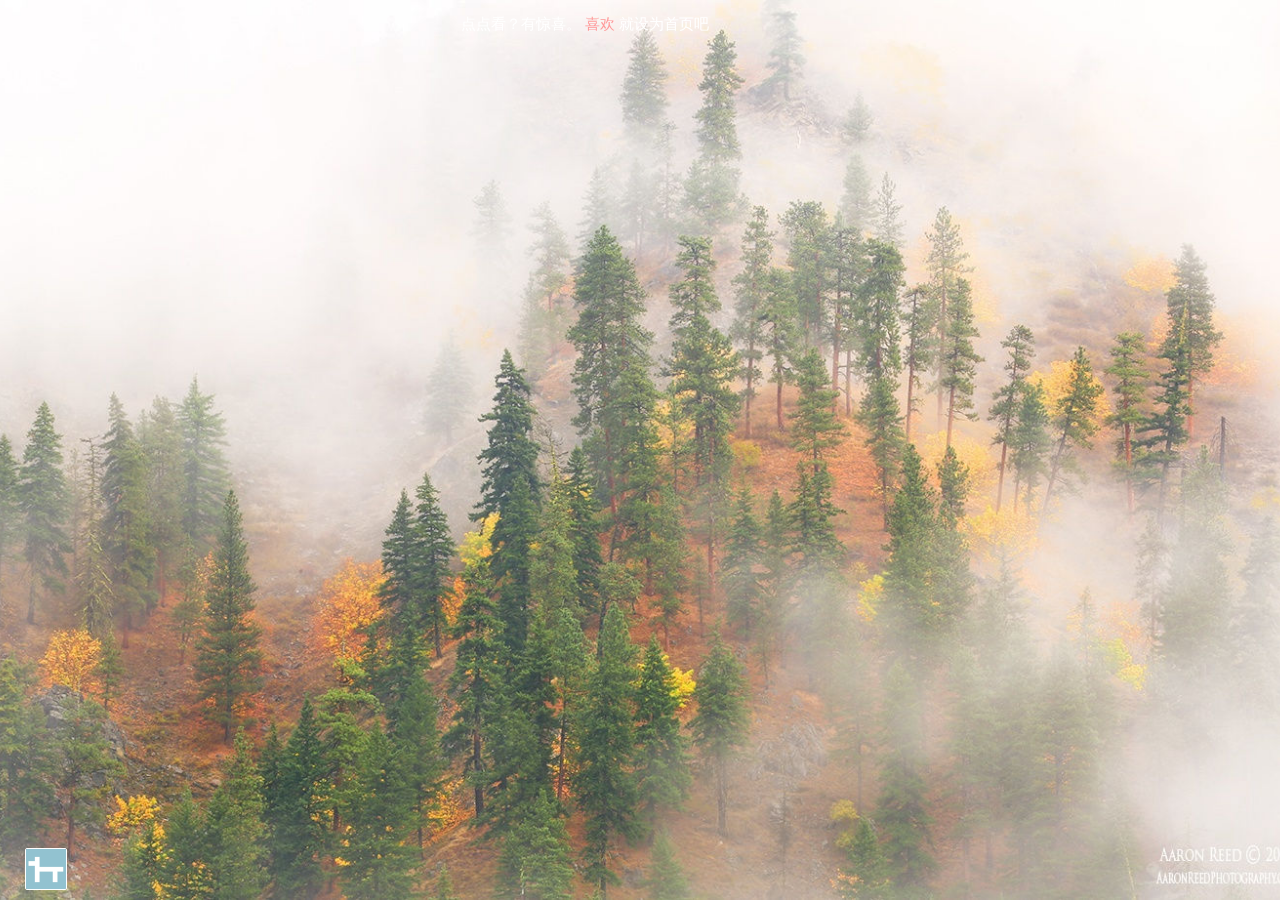
<file: index.html>
<!DOCTYPE html>  
<html id='html'>
<head>
	<meta http-equiv="content-type" content="text/html; charset=UTF-8" />
	<meta charset="UTF-8">
	<title>Fine today</title>
	<meta content='美图,壁纸,浏览器首页,小众导航,简洁,独特,仪式感,必应,豆瓣,fine today' name='keywords'>
	<meta content="fine today，不一样的导航，每天更新美图和豆瓣、知乎好文章。" name='description'>
	<link id="css" rel="stylesheet" href="forfun/yangshi.css">
	<script type="text/javascript" src="forfun/jquery.js"></script>
	
	<link href="forfun/hidog.ico" type="image/x-icon" rel="shortcut icon">
	<script src="forfun/main.js"></script>
	<script>
		var _hmt = _hmt || [];
			(function() {
				var hm = document.createElement("script");
				hm.src = "https://hm.baidu.com/hm.js?234e4c3718e05af17d65386f82127121";
				var s = document.getElementsByTagName("script")[0]; 
				s.parentNode.insertBefore(hm, s);
		})();
	</script>
	<script>
		(function(i,s,o,g,r,a,m){i['GoogleAnalyticsObject']=r;i[r]=i[r]||function(){
		(i[r].q=i[r].q||[]).push(arguments)},i[r].l=1*new Date();a=s.createElement(o),
		m=s.getElementsByTagName(o)[0];a.async=1;a.src=g;m.parentNode.insertBefore(a,m)
		})(window,document,'script','https://www.google-analytics.com/analytics.js','ga');

		ga('create', 'UA-106219364-1', 'auto');
		ga('send', 'pageview');

	</script>


</head>
<body id="body" >
	<div  id="beijing">
		<div id="xn_search" class="xuni" >
		</div>
		<div id="xn_aa_top" class="xuni" >
		</div>
		<div id="xn_aa_bottom" class="xuni">
		</div>
		<div id="xn_tuijian" class="xuni">
		</div>
		<div id="xn_unknown" class="xuni">
		</div>	
	</div>

	<div  id="search" class="zhenshi" >
	<div>
		<!--
		<form  id="form1" action="http://www.sogou.com/web" target="_blank" name="sogou_queryform" target="_blank">
			<input id="search_input"  name="word" size="35" maxlength="100" type="text"></input>
			<input id="search_btn" type="submit" value="" display="none"></input>
		</form>
		
		-->

		<form  id="form1" onsubmit="return baiduWithHttps(this)" action="http://www.baidu.com/baidu" target="_blank">
			<input id="search_input"  name="word" size="35" maxlength="100" type="text"></input>
			<input id="search_btn" type="submit" value="" style="display:none;" ></input>
		</form>

	</div>

	</div>



	<div id="aa_top" class="zhenshi">
		<ul id="daohang">
				
			<li><nobr><a href="https://shimo.im/desktop" target="_blank">石墨文档</a></nobr></li> 
			<li><nobr><a href="https://www.teambition.com/projects" target="_blank">teambition</a></nobr></li> 
			<li><nobr><a href="https://translate.google.cn/" target="_blank">谷歌翻译</a></nobr></li> 

			<li class='gehang'></li>

			<li><nobr><a href="https://www.douban.com/" target="_blank">豆瓣</a></nobr></li> 
			<li><nobr><a href="http://www.weibo.com/" target="_blank">微博</a></nobr></li> 
			<li><nobr><a href="http://www.zhihu.com/" target="_blank">知乎</a></nobr></li> 
			<li><nobr><a href="http://www.ftchinese.com/" target="_blank">ft中文网</a></nobr></li>
			<li><nobr><a href="https://www.jiqizhixin.com/" target="_blank">机器之心</a></nobr></li>
			
			
			<li class='gehang'></li>
			<li><nobr><a href="https://www.taobao.com/" target="_blank">淘宝</a></nobr></li>			
			<li><nobr><a href="http://open.163.com/" target="_blank">网易公开课</a></nobr></li>
			<li><nobr><a href="https://www.douban.com/mine/" target="_blank">我的豆瓣</a></nobr></li>	
			
			<li class='gehang'></li>
			

			
			
		</ul>
	</div>
	
	
	<div id="aa_bottom" class="zhenshi">
			
		<h2>Fine today</h2>

		<span id="tupianxinxi">分享图片</span>
		<span id="huanyizhang">换一张</span>
	</div>

	<div id="tuijian" class="zhenshi">
		<h1>Fine today</h1>
		<p>我在意生活的仪式感。每天打开浏览器，暗示下自己：fine today ，与我来说是件很心安的事情。</p>

		<p>顺便看看美图、新闻和我常用的链接。</p>

		<p>Tips：导航、搜索、新闻 等五个板块的空隙，组成一个倒着 狗 的形状，也就是logo的样子，双击空隙 板块全部显示或隐藏，点击logo到设置。</p>
		
		<p>喜欢这个设计？<span><a href="javascript:void(function(){var d=document,e=encodeURIComponent,s1=window.getSelection,s2=d.getSelection,s3=d.selection,s=s1?s1():s2?s2():s3?s3.createRange().text:'',r='https://www.douban.com/recommend/?url='+e(d.location.href)+'&title='+e(d.title)+'&sel='+e(s)+'&v=1',w=450,h=330,x=function(){if(!window.open(r,'douban','toolbar=0,resizable=1,scrollbars=yes,status=1,width='+w+',height='+h+',left='+(screen.width-w)/2+',top='+(screen.height-h)/2))location.href=r+'&r=1'};if(/Firefox/.test(navigator.userAgent)){setTimeout(x,0)}else{x()}})()">推荐到豆瓣</a></span></p>

	</div>
	<div id="unknown" class="zhenshi">
		<div id="new_waike">
			<div class="news">
				<p>豆瓣<span>more..<span></p>
				<li><a href='https://www.douban.com/people/arkdome/statuses' target='_blank'>酒仙桥之虎，大山子一霸__之蛋总说</a>
				<li><a href='https://site.douban.com/106407/widget/notes/335509/note/271922918/' target='_blank'>慢下来，不判断，只感受</a></li>
	</li>
				<li><a href='https://www.douban.com/photos/photo/2001826561/' target='_blank'>Both-猫伯爵的相册</a></li>
	</li>
			</div>
			<div class="news">
				<p>知乎<span>more..<span></p>
				<li><a href='https://www.zhihu.com/question/22426910/answer/24968312' target='_blank'>为什么有些人需要仪式感？</a></li>

				<li><a href='https://www.zhihu.com/question/22238159/answer/20750109'>你有什么相见恨晚的知识想推荐给年轻人？</a></li>
				<li><a href='https://www.zhihu.com/question/61013864/answer/210687952'>学习机器学习深度学习之后，还需要掌握传统算法和数据结构吗？</a></li>
			</div>
			<div class="news">
				<P>下厨房<span>more..<span></p>
				<li><a href='http://www.xiachufang.com/recipe/100451769/' target='_blank'>玉米排骨汤 </a></li>
				<li><a href='http://www.xiachufang.com/recipe/263454/' target='_blank'>秘制红烧鸡爪</a></li>
				<li><a href='http://www.xiachufang.com/recipe/255878/' target='_blank'>酱焖鲜鲅鱼</a></li>

			</div>
		</div>
	</div>	

	<img id="logo" src="forfun/images/u01.jpg">
	<img id="guanbi" src="forfun/images/guanbi.png">

	
	<iframe style="display:none;" id="logo_sz" src="forfun/people/people_sz.html" frameborder="0"></iframe>

	<div id="tishi"></div>


</body>
</html>
</file>
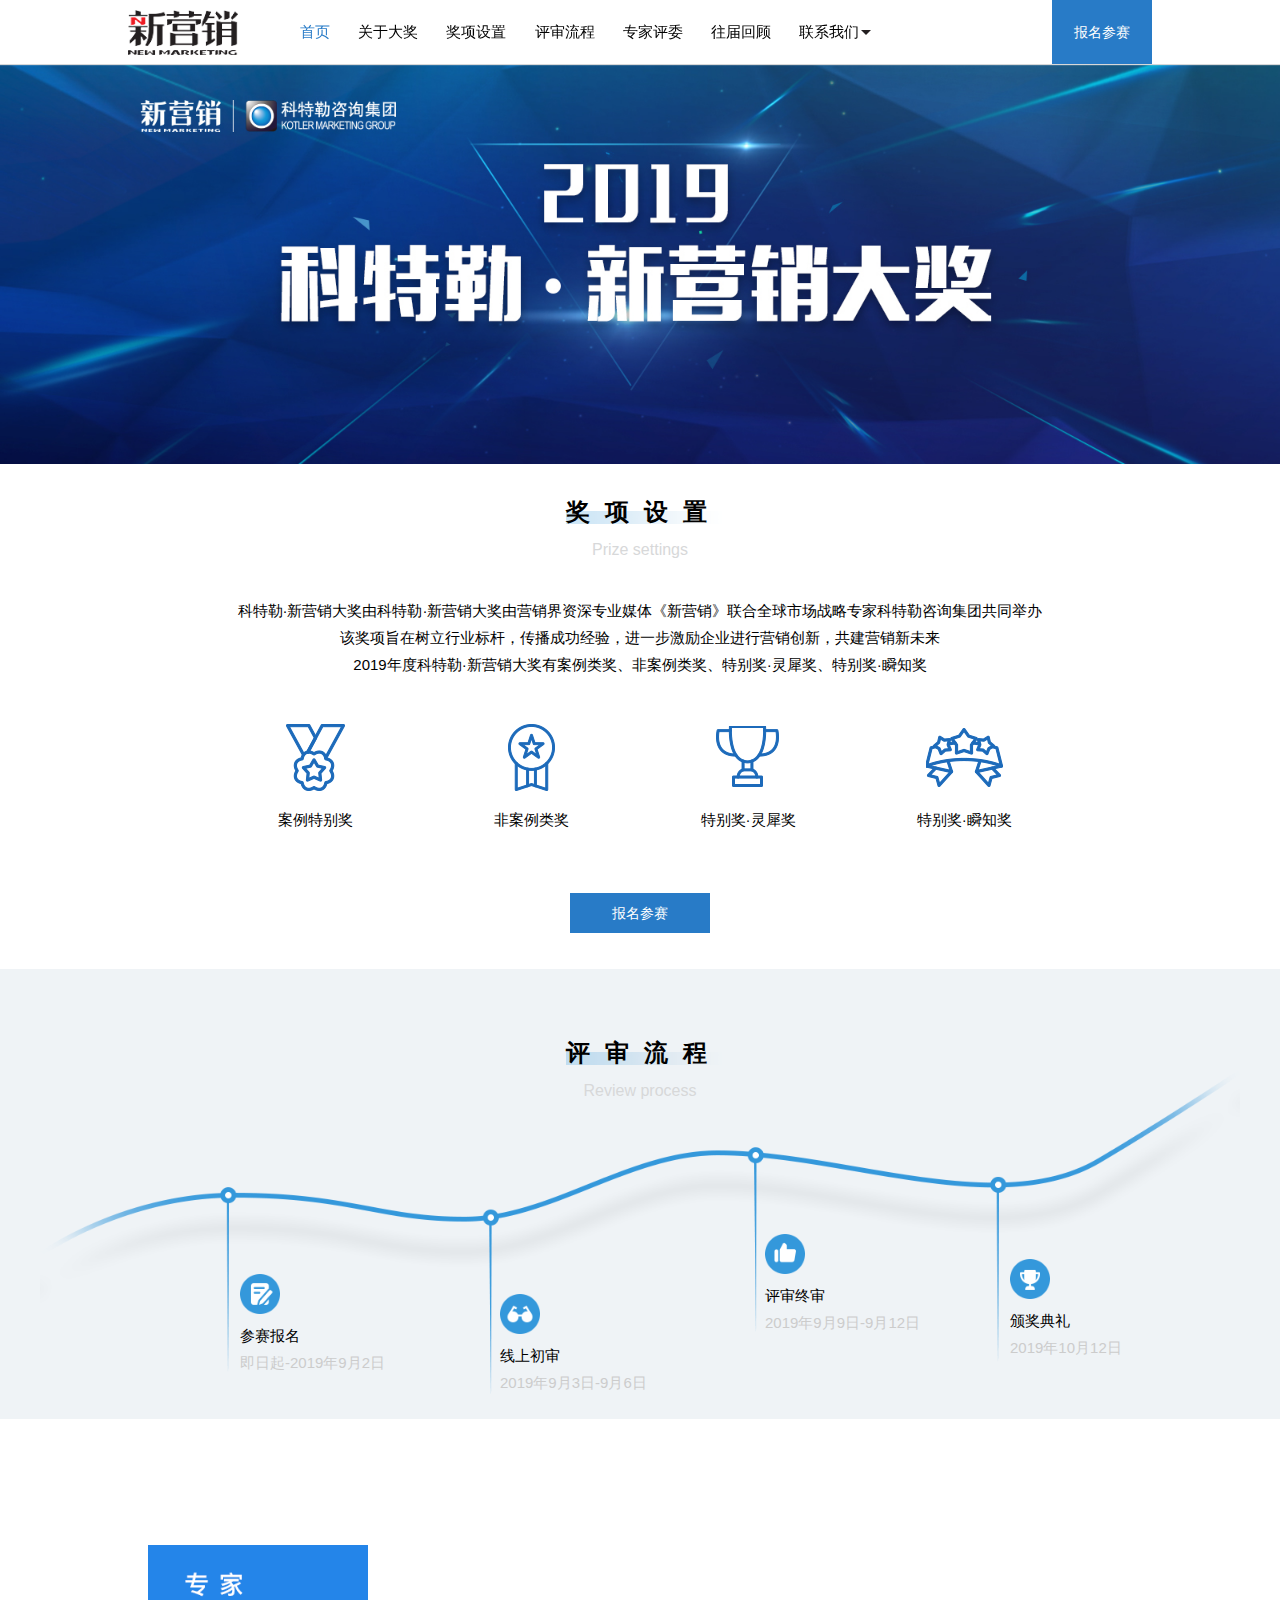
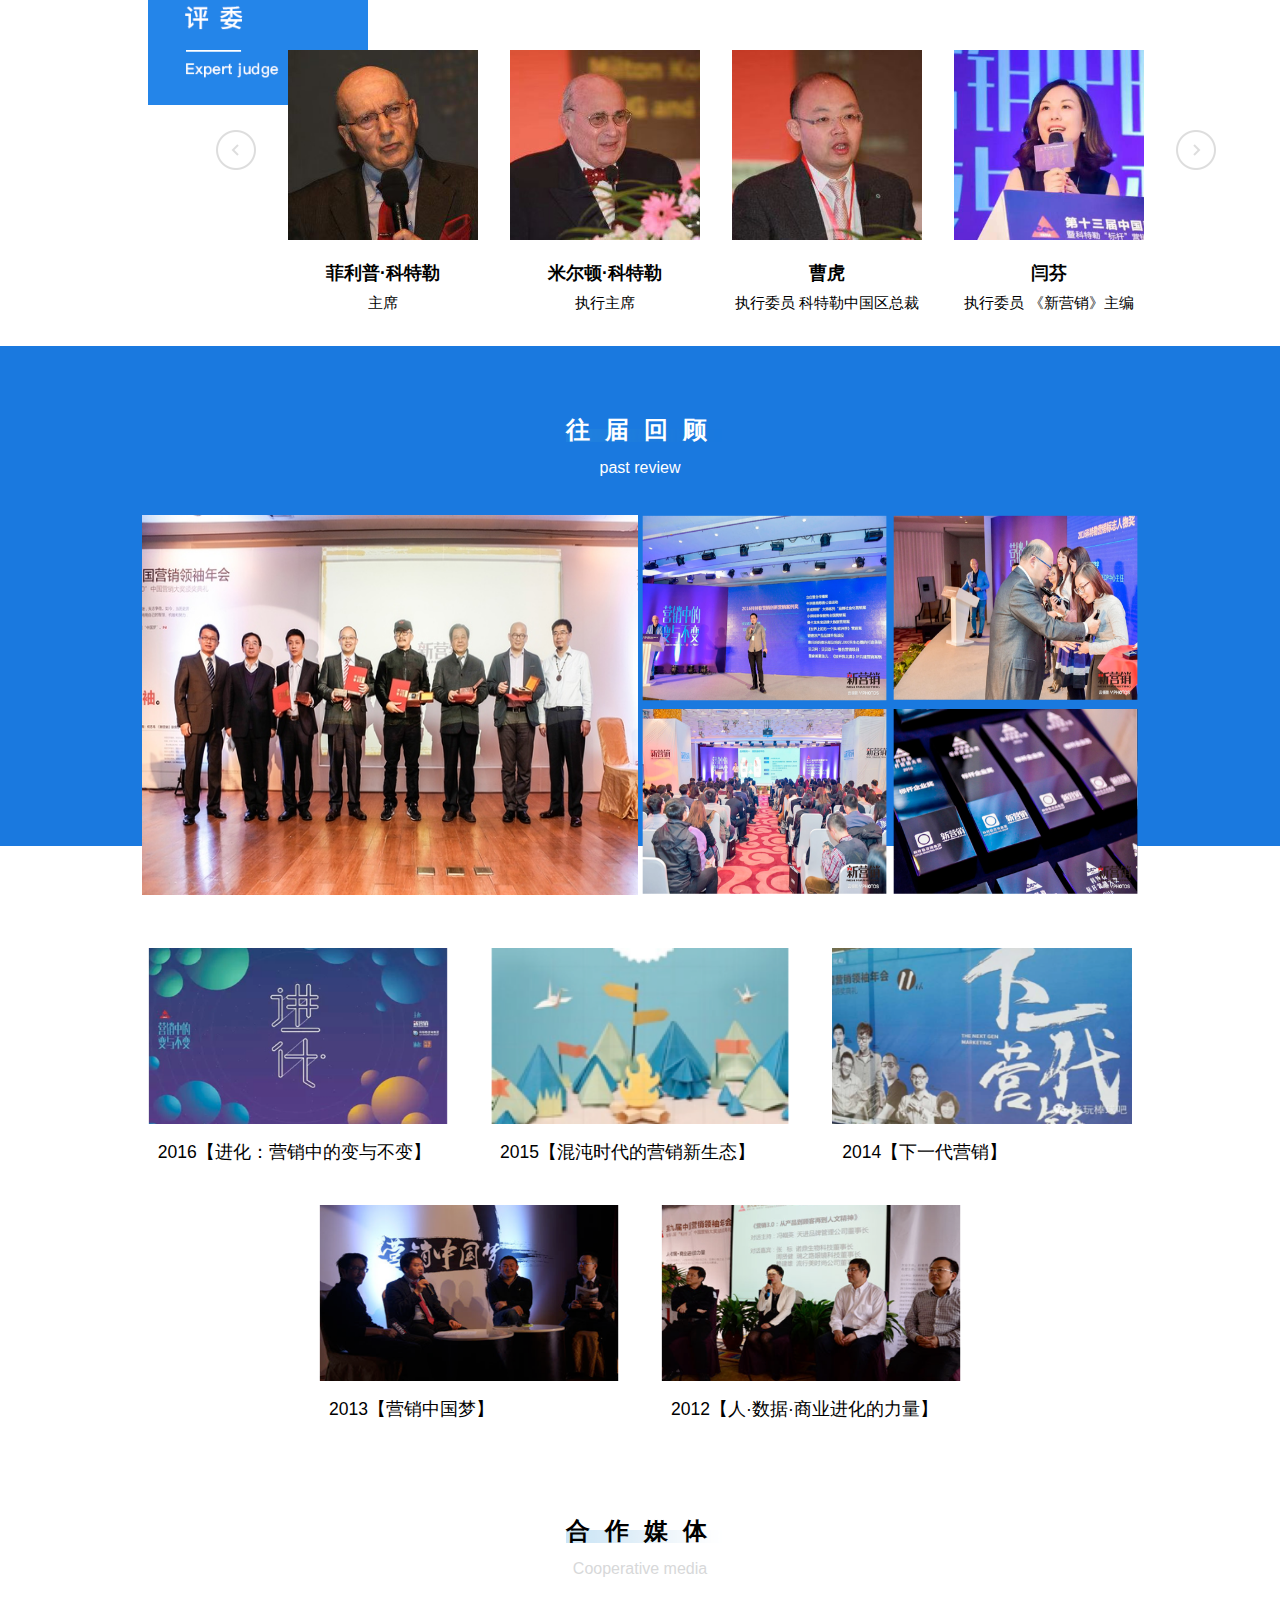
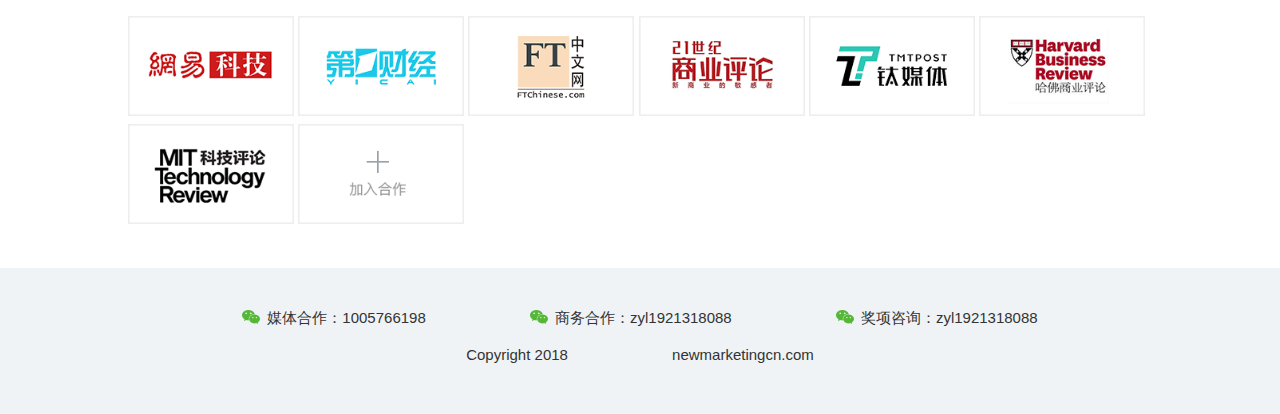
<file: activity/index.html>
<!DOCTYPE html>
<html lang="en" id="html">
<head>

     <title>科特勒·新营销大奖</title>
     <meta charset="UTF-8">
     <meta http-equiv="X-UA-Compatible" content="IE=Edge">
     <meta name="description" content="科特勒·新营销大奖由科特勒·新营销大奖由营销界资深专业媒体《新营销》联合全球市场战略专家科特勒咨询集团共同举办，该奖项旨在树立行业标杆，传播成功经验，进一步激励企业进行营销创新，共建营销新未来。">
     <meta name="keywords" content="科特勒,新营销,科特勒·新营销大奖">
     <meta name="author" content="新营销">
     <link href="images/favicon.ico" rel="科特勒·新营销大奖">
<!--      <meta name="viewport" content="width=device-width, initial-scale=1, maximum-scale=1">
 -->
     <link rel="stylesheet" href="css/tty.css">


     
</head>
<body id="body">
     <div id="baoming1">
          报名参赛
     </div>

     <div  id="head" >
          <img id="caidan" src="images/caidan.png">
          <div id="container2">
                <ul id="nav" >
                    <li class="select"><a href="#" >首页</a></li>
                    <li><a href="#" >关于大奖</a></li>
                    <li><a href="#">奖项设置</a></li>
                    <li><a href="#">评审流程</a></li>
                    <li><a href="#">专家评委</a></li>
                    <li><a href="#">往届回顾</a></li>
                    <a id="contact_button" href="#">联系我们</a>

               </ul>
               <div  id="lianxi_kuang">

                    <ul >
                         <li>
                              <span>媒体合作</span>
                              <p>1005766198</p>
                         </li>
                         <li>
                              <span>商务合作&奖项咨询</span>
                              <p>zyl1921318088 </p>
                         </li>
                    </ul>

               </div>
              
          </div>
        

     </div>

     <section id="index" >
     <!-- HOME -->
          <div id="home">
              <div class="beijing"></div>

          </div>


          <!-- FEATURE -->
          <div id="feature">
               <div class="container">
                    <div class="title_t">
                         <h2>奖项设置</h2>
                         <h4>Prize settings</h4>
                         
                    </div>
                    <div class="text_jieshao">
                         <p>科特勒·新营销大奖由科特勒·新营销大奖由营销界资深专业媒体《新营销》联合全球市场战略专家科特勒咨询集团共同举办</p>
                         <p>该奖项旨在树立行业标杆，传播成功经验，进一步激励企业进行营销创新，共建营销新未来</p>
                         <p>2019年度科特勒·新营销大奖有案例类奖、非案例类奖、特别奖·灵犀奖、特别奖·瞬知奖</p>
                    </div>

                    <ul class="row">

                         <li>
                              <img src="images/prize1.png"></img>
                              <p>案例特别奖</p>
                         </li>

                         <li>
                              <img src="images/prize2.png"></img>
                              <p>非案例类奖</p>
                         </li>

                          <li>
                              <img src="images/prize3.png"></img>
                              <p>特别奖·灵犀奖</p>
                         </li>

                         <li>
                              <img src="images/prize4.png"></img>
                              <p>特别奖·瞬知奖</p>
                         </li>
                    </ul>
                    <div >
                         <div id="baoming2">报名参赛</div>
                    </div>

               </div>
          </div>


          <!-- ABOUT -->
          <div id="about">

               <div class="beijing">
                    <div class="xian">
                         <div class="title_t">
                              <h2 class="cn_t">评审流程</h2>
                              <h4 class="eng_t">Review process</h4>
                         </div>
                         <ul class="row">
                              <li class="flow1">
                                   <img src="images/flow1.png"></img>
                                   <p>参赛报名</p>
                                   <p class="time">即日起-2019年9月2日</p>
                              </li>

                              <li class="flow2">
                                   <img src="images/flow2.png"></img>
                                   <p>线上初审</p>
                                   <p class="time">2019年9月3日-9月6日</p>
                              </li>

                              <li class="flow3">
                                   <img src="images/flow3.png"></img>
                                   <p>评审终审</p>
                                   <p class="time">2019年9月9日-9月12日</p>
                              </li>

                              <li class="flow4">
                                   <img src="images/flow4.png"></img>
                                   <p>颁奖典礼</p>
                                   <p class="time">2019年10月12日</p>
                              </li>
                         </ul>
                    </div>

               </div>
          </div>


          <!-- TEAM -->
          <div id="team">
               <div class="container">
                    <div class="Box">
                         <div class="content">              
                              <div class="Box_con clearfix">
                                   <span class="btnl btn" id="btnl"></span>
                                   <span class="btnr btn" id="btnr"></span>
                                   
                                   <div class="conbox" id="BoxUl">
                                        <ul>
                                             <li class="cur">
                                                  <div class="first">
                                                       <img src="images/v1.png" alt="菲利普·科特勒"/>
                                                       <h3>菲利普·科特勒</h3>
                                                       <span>主席</span>
                                                  </div>

                                             
                                                  <div>
                                                       <img src="images/v2.png" alt="米尔顿·科特勒"/>
                                                       <h3>米尔顿·科特勒</h3>
                                                       <span>执行主席</span>
                                                  </div>
                                                  
                                                  <div>
                                                       <img src="images/v3.png" alt="曹虎"/>
                                                       <h3>曹虎</h3>
                                                       <span>执行委员 科特勒中国区总裁</span>
                                                  </div>
                                             
                                                  <div>
                                                       <img src="images/v4.png" alt="闫芬"/>
                                                       <h3>闫芬</h3>
                                                       <span>执行委员 《新营销》主编</span>
                                                  </div>

                                             </li>

                                             
                                             <li class="cur">
                                                  <div  class="first">
                                                       <img src="images/u1.png" alt="丁俊杰"/>
                                                       <h3>丁俊杰</h3>
                                                       <span>国家广告研究院院长、中国传媒大学广告学院院长、教授、博士生导师</span>
                                                  </div>

                                                  <div>
                                                       <img src="images/u2.png" alt="蒋青云"/>
                                                       <h3>蒋青云</h3>
                                                       <span>复旦大学管理学院市场营销系主任、教授、博士生导师</span>
                                                  </div>


                                                  <div>
                                                       <img src="images/u3.png" alt="郑毓煌"/>
                                                       <h3>郑毓煌</h3>
                                                       <span>清华大学经济管理学院营销学博士生导师</span>
                                                  </div>

                                                  <div>
                                                       <img src="images/u4.png" alt="周宏骐"/>
                                                       <h3>周宏骐</h3>
                                                       <span>新加坡国立大学商学院市场营销系兼任副教授、香港科技大学管理学院市场营销系兼任副教授</span>
                                                  </div>
                                             </li>


                                             <li class="cur">
                                                  <div  class="first">
                                                       <img src="images/u5.png" alt="景奉杰"/>
                                                       <h3>景奉杰</h3>
                                                       <span>华东理工大学商学院营销科学研究所所长、教授、博士生导师</span>
                                                  </div>

                                                  <div>
                                                       <img src="images/u6.png" alt="郭国庆"/>
                                                       <h3>郭国庆</h3>
                                                       <span>中国人民大学商学院教授、博士生导师</span>
                                                  </div>

                                                  <div>
                                                       <img src="images/u7.png" alt="何佳讯"/>
                                                       <h3>何佳讯</h3>
                                                       <span>华东师范大学商学院教授</span>
                                                  </div>

                                                  <div>
                                                       <img src="images/u8.png" alt="张进"/>
                                                       <h3>张进</h3>
                                                       <span>清华大学经济管理学院领导力与组织管理系副教授</span>
                                                  </div>
                                             </li>


                                             <li class="cur">
                                                  <div  class="first">
                                                       <img src="images/u9.png" alt="赵超"/>
                                                       <h3>赵超</h3>
                                                       <span>清华大学美术学院副院长</span>
                                                  </div>

                                                  <div>
                                                       <img src="images/u10.png" alt="吴光权"/>
                                                       <h3>吴光权</h3>
                                                       <span>中国工业经济联合会主席团主席、中国工业经济联合会全球产业研究中心主任、深圳工业总会会长</span>
                                                  </div>


                                                  <div>
                                                       <img src="images/u11.png" alt="窦文宇"/>
                                                       <h3>窦文宇</h3>
                                                       <span>香港城市大学商学院副院长</span>
                                                  </div>

                                                  <div>
                                                       <img src="images/u12.png" alt="马旗戟"/>
                                                       <h3>马旗戟</h3>
                                                       <span>国家广告研究院研究员</span>
                                                  </div>
                                             </li>

                                             <li class="cur">
                                                  <div  class="first">
                                                       <img src="images/u13.png" alt="陈玉劼"/>
                                                       <h3>陈玉劼</h3>
                                                       <span>美通社亚太区高级副总裁</span>
                                                  </div>

                                                  <div>
                                                       <img src="images/u14.png" alt="徐达内"/>
                                                       <h3>徐达内</h3>
                                                       <span>新榜创始人</span>
                                                  </div>

                                                  <div>
                                                       <img src="images/u15.png" alt="姜风"/>
                                                       <h3>姜风</h3>
                                                       <span>中国家电协会理事长</span>
                                                  </div>

                                                  
                                                  <div>
                                                       <img src="images/u16.png" alt="杨霞清"/>
                                                       <h3>杨霞清</h3>
                                                       <span>网易科技 主编</span>
                                                  </div>
                                             </li>

                                             <li class="cur">
                                                  <div  class="first">
                                                       <img src="images/u17.png" alt="陈序"/>
                                                       <h3>陈序</h3>
                                                       <span>麻省理工科技评论 副主编</span>
                                                  </div>

                                                  <div>
                                                       <img src="images/u18.png" alt="刘佳"/>
                                                       <h3>刘佳</h3>
                                                       <span>第一财经报业产经新闻中心科技主编</span>
                                                  </div>

                                                  <div>
                                                       <img src="images/u19.png" alt="陈晓平"/>
                                                       <h3>陈晓平</h3>
                                                       <span>21世纪商业评论主编</span>
                                                  </div>

                                                  <div>
                                                       <img src="images/u20.png" alt="杨瑨"/>
                                                       <h3>杨瑨</h3>
                                                       <span>钛媒体主编</span>
                                                  </div>
                                             </li>






                                        </ul>
                                   </div>
                                   
                              </div>
                         </div>
                    </div>

               </div>
               <ul class="c">
                    <div class="title_t">
                         <h2>专家评委</h2>
                         <h4>Expert judge</h4>
                    </div>
                    <li>
                         <img src="images/v1.png" alt="菲利普·科特勒"/>
                         <h3>菲利普·科特勒</h3>
                         <span>主席</span>
                    </li>

               
                    <li>
                         <img src="images/v2.png" alt="米尔顿·科特勒"/>
                         <h3>米尔顿·科特勒</h3>
                         <span>执行主席</span>
                    </li>
                    
                    <li>
                         <img src="images/v3.png" alt="曹虎"/>
                         <h3>曹虎</h3>
                         <span>执行委员 科特勒中国区总裁</span>
                    </li>
               
                    <li>
                         <img src="images/v4.png" alt="闫芬"/>
                         <h3>闫芬</h3>
                         <span>执行委员 《新营销》主编</span>
                    </li>
               <ul>
          </div>


          <!-- Courses -->
          <div id="courses">
               <div class="beijing">
                    <div class="title_t">
                         <h2>往届回顾</h2>
                         <h4 >past review</h4>
                    </div>
                    <div class="tupian" >
                         <div class="left">
                              <img src="images/img0.png" class="left">
                         </div>
                         <div class="right">
                               <img src="images/img1.png" class="m1">
                               <img src="images/img2.png" class="m2">
                               <img src="images/img3.png" class="m3">
                               <img src="images/img4.png" class="m4">
                         </div>
                    </div>
               </div>
          </div>


          <!-- TESTIMONIAL -->
          <div id="testimonial">
               <div class="container">
                    <ul class="history">
                         <li >
                              <a target="_blank" href="https://mp.weixin.qq.com/s?__biz=MzI4MTY3NDU4Nw==&mid=2247486986&idx=1&sn=cb14a1e9b90297be4de3814e197dc5fd&chksm=eba4d83edcd3512841999d54c8ed11082a45e0729ce92a0f4044f7b10337adee7b7f3c84ea64&token=1413932094&lang=zh_CN#rd">
                                   <img src="images/his1.png" alt="2016【进化：营销中的变与不变】">
                                   <h3>2016【进化：营销中的变与不变】</h3>
                              </a>
                          </li>

                          <li>
                              <a target="_blank" href="http://www.prnasia.com/story/138471-1.shtml ">
                                   <img src="images/his2.png" alt="2015【混沌时代的营销新生态】">
                                   <h3>2015【混沌时代的营销新生态】</h3>
                              </a>
                          </li>

                          <li >
                              <a target="_blank" href="https://mp.weixin.qq.com/s/CV5qywnSPqQ2svih3r50Fg">
                                   <img src="images/his3.png" alt="2014【下一代营销】">
                                   <h3>2014【下一代营销】</h3>
                              </a>
                          </li>
 


                          <li >
                              <a target="_blank" href="http://finance.sina.com.cn/focus/2013yxlx/ ">
                                   <img src="images/his4.png" alt="2013【营销中国梦】">
                                   <h3>2013【营销中国梦】</h3>
                              </a>
                          </li>

                          <li>
                              <a target="_blank" href="http://finance.sina.com.cn/focus/2012yxlx/">
                                   <img src="images/his5.png" alt="2012【人·数据·商业进化的力量】">
                                   <h3>2012【人·数据·商业进化的力量】</h3>
                              </a>
                          </li>


                    </ul>

                  
               </div>
          </div> 


          <!-- CONTACT -->
          <div id="contact">
               <div class="container">
                     <div class="title_t">
                         <h2>合作媒体</h2>
                         <h4 >Cooperative media</h4>
                    </div>
                    <div class="row">
                         <img src="images/media1.png" alt="网易">
                         <img src="images/media2.png" alt="第一财经">
                         <img src="images/media3.png" alt="FT中文网">
                         <img src="images/media4.png" alt="21世纪商业评论">
                         <img src="images/media5.png" alt="钛媒体">
                         <img src="images/media6.png" alt="哈佛商业评论">
                         <img src="images/media7.png" alt="MIT科技评论">
                         <img id="baoming3" src="images/media0.png" alt="">
                  

                    </div>
               </div>
          </div>       
     </section>
     <section id="prize_about" class="mod" style="display:none">
          <div class="container">
               <div>
                    <div class="title_t">
                         <h2>大奖介绍</h2>
                    </div>

                    <p>科特勒·新营销大奖由营销界资深专业媒体《新营销》联合全球市场战略专家科特勒咨询集团共同举办。</p>

                    <p>主要面向营销界广告主、公关公司、代理商、媒体等征集优秀营销作品，评选出年度优秀的营销人物、营销案例、营销平台、品牌等，</p>

                    <p>从而树立行业标杆，传播成功经验，进一步激励企业进行营销创新，共建营销新未来。</p>

                    <p>无论从营销价值还是传播诉求来看，依托行业权威专业媒体《新营销》和资深战略咨询专家科特勒咨询集团，科特勒·新营销大奖都值得行业关注。</p>

                    <p>科特勒·新营销大奖旨在为行业提供一个展示优秀作品的平台，推动整个行业不断向前迈进！</p>

               </div>

               <div>
                    <div class="title_t">
                         <h2>如何参赛</h2>
                    </div>

                    <div id="wechat2">
                         <img src="images/erweima.png" >
                         <div>
                              <p>关注新营销官方微信公众号：newmarketingcn，及时了解科特勒·新营销大奖最新动态。</p>
                              <ul class="circle-center">
                                   <li>后台回复1：奖项报名</li>
                                   <li>后台回复2：奖项咨询</li>
                              </ul>
                         </div>
                    </div>
                    <div id="buzhou">
                         <div>
                              <h4>第一步：填写作品信息表和参赛报名表</h4>
                              <p>一、     按照组委会提供的奖项分类，对应填写作品信息表，供评委评选时使用。</p>

                              <p>（请对参赛内容清晰描述，提炼亮点并丰富展现，且每个作品对应一个独立的作品信息表）</p>
                              <p>二、准备好所有的作品信息表后，统计各类报选奖项的作品数量及报送单位的信息，填写参赛报名表。</p>
                              <p>（参赛报名表只填写一份即可）。</p>
                         </div>

                         <div>
                              <h4>第二步：作品提交</h4>
                              <p>将所有作品信息表及参赛报名表按要求打包，统一发送至大赛指定邮箱：ktxyxdj@163.com，如有特殊较大的文件，请以超大附件发送。</p>
                         </div>

                         <div>
                              <h4>第三步：作品查询</h4>
                              <p>提交作品后2个工作日内，组委会将以 Email 方式回复参赛单位并予以核实。如未收到回复，可致电010-56353114查询。</p>
                         </div>

                         <div>
                              <h4>第四步：获奖通知</h4>
                              <p>获奖结果将于2019年9月16日起开始公布，敬请关注新营销官方网站及官方微信公众号：newmarketingcn。</p>
                         </div>
                    </div>
               </div>

          </div>
     </section>

     <section id="prize_set" class="mod" style="display:none">
          <div class="container">
               <div>
                    <div class="title_t">
                         <h2>奖项设置</h2>
                    </div>
                    <p>2019年科特勒·新营销大奖由案例类奖、非案例类奖、特别奖·灵犀奖、特别奖.瞬知奖构成。</p>
                    <ul id="prize_blue">
                         <li>
                              <h4>案例类奖</h4>
                              <p>共设有14个品类，根据专业委员会的评审意见确定每个案例奖中的金、银、铜奖及入围奖。</p>
                         </li>
                         <li>
                              <h4>非案例类奖</h4>
                              <p>共设有9个品类，根据专业委员会的评审意见确定每个年度奖中的金、银、铜奖。</p>
                         </li>
                         <li>
                              <h4>特别奖·灵犀奖</h4>
                              <p>共设有6个品类，聚焦短视频生态，根据专业委员会的评审意见评选每个奖中的金、银、铜奖。</p>
                         </li>
                         <li>
                              <h4>特别奖·瞬知奖</h4>
                              <p>共设有4个品类，聚焦AI营销生态，根据专业委员会的评审意见评选每个奖中的金、银、铜奖。</p>
                         </li>
                    </ul>
               </div>

               <div>
                    <div class="title_t">
                         <h2>具体介绍</h2>
                    </div>

                    <div>
                         <h4>1、案例奖（C类）</h4>
                         <p>共设有14个品类，根据专业委员会的评审意见确定每个案例奖中的金、银、铜奖及入围奖。</p>
                         <table >
                              <tbody>
                                   <tr>
                                        <th class="lie1">名称</p></th>
                                        <th>评选标准</th>
                                   </tr>
                                   <tr>
                                        <td class="lie1"><p>C01：科特勒·新营销年度整合营销案例奖</p></td>
                                        <td><p>将营销工具和手段系统结合，把各个独立地营销链路整合成一个整体，产生协同效应，实现价值增值的案例。</p></td>
                                   </tr>
                                   <tr>
                                        <td class="lie1"><p>C02：科特勒·新营销年度内容营销案例奖</p></td>
                                        <td><p>创建和分享有价值的内容，以多种内容形式等传达信息，促成销售，生产和利用内外部有价值的内容进行营销推广的案例。</p></td>
                                   </tr>
                                   <tr>
                                        <td class="lie1"><p>C03：科特勒·新营销年度技术营销案例奖</p></td>
                                        <td><p>以大数据为基础，通过数据分析与挖掘提升营销效果的案例;或以VR\AR等创新技术为基础，通过特定技术提升整个创意表现的案例。</p></td>
                                   </tr>
                                   <tr>
                                        <td class="lie1"><p>C04：科特勒·新营销年度跨界营销案例奖</p></td>
                                        <td><p>不同品牌利用自身特点和优势，与合作品牌核心元素进行契合，通过跨界合作达成营销目的，提升品牌认知度和美誉度的案例。</p></td>
                                   </tr>
                                   <tr>
                                        <td class="lie1"><p>C05：科特勒·新营销年度场景营销案例奖</p></td>
                                        <td><p>精心搭建场景，触发用户与品牌交流互动，在构建场景中实现营销价值的案例。</p></td>
                                   </tr>
                                   <tr>
                                        <td class="lie1"><p>C06：科特勒·新营销年度社交营销案例奖</p></td>
                                        <td><p>在微博、微信、抖音、快手、陌陌、豆瓣、论坛等社会化平台成功展开话题营销的创新案例;或以社会化营销为核心亮点的整合案例。</p></td>
                                   </tr>
                                   <tr>
                                        <td class="lie1"><p>C07：科特勒·新营销年度娱乐营销案例奖</p></td>
                                        <td><p>栏目(节目)冠名、明星代言、影视内容营销(植入等)、电影 营销、音乐营销、游戏营销、直播营销等应用娱乐思维创新的案例;或以娱乐营销为核心亮点的整合案例。</p></td>
                                   </tr>
                                   <tr>
                                        <td class="lie1"><p>C08：科特勒·新营销年度互动营销案例奖</p></td>
                                        <td><p>借助互动手段，注重互动体验，达成传达企业品牌、促进产品销售的目的的案例。</p></td>
                                   </tr>
                                   <tr>
                                        <td class="lie1"><p>C09：科特勒·新营销年度体育营销案例奖</p></td>
                                        <td><p>围绕一项或多项体育赛事、体育事件、体育媒体或体育名人为载体，进行商业化运作的创新案例。</p></td>
                                   </tr>
                                   <tr>
                                        <td class="lie1"><p>C10：科特勒·新营销年度出海营销案例奖</p></td>
                                        <td><p>在中国以外的市场，通过营销取得品牌关注度或提升销量的案例。</p></td>
                                   </tr>
                                   <tr>
                                        <td class="lie1"><p>C11：科特勒·新营销年度实效营销案例奖</p></td>
                                        <td><p>有可以考量的营销结果，为广告主真正地解决了品牌、转化等方面的问题，带来实际效果的案例。</p></td>
                                   </tr>
                                   <tr>
                                        <td class="lie1"><p>C12：科特勒·新营销年度事件营销案例奖</p></td>
                                        <td><p>利用政治、经济、文化、社会等大事件借势营销的案例;品牌通过整合化运营手段自身制造出事件并成功引发关注的案例。</p></td>
                                   </tr>
                                   <tr>
                                        <td class="lie1"><p>C13：科特勒·新营销年度IP营销案例奖</p></td>
                                        <td><p>以IP为基础，深挖IP价值，为品牌赋能，在传播中发现更多的商业价值和创新合作模式的案例。</p></td>
                                   </tr>
                                   <tr>
                                        <td class="lie1"><p>C14：科特勒·新营销年度品效卓越营销案例奖</p></td>
                                        <td><p>在整体营销层面实现品效合一，取得突出营销成就的案例。</p></td>
                                   </tr>



                              </tbody>
                         </table>
                    </div>

                    <div>
                         <h4>2、非案例类（A类）</h4>
                         <h4>人物/团队类</h4>
                         <table>
                              <tbody>
                                   <tr>
                                        <th class="lie1">名称</th>
                                        <th>评选标准</th>
                                   </tr>
                                   <tr>
                                        <td class="lie1">
                                             <p>A01：科特勒·新营销年度营销人物大奖</p>
                                             <p>领导企业市场营销，提出前沿营销理念，对营销趋势有着深刻洞察的营销领袖。</p>
                                        </td>
                                        <td>
                                             <p>创新力：做出了创新的营销案例，提出了前沿的营销理念，对营销趋势有着深刻洞察；</p>
                                             <p>领导力：带领企业稳固基业、或创新转型、或挽狂澜于既倒等。</p>
                                        </td>
                                   </tr>
                                   <tr>
                                        <td class="lie1">
                                             <p>A02：科特勒·新营销年度营销团队大奖</p>
                                             <p>在企业市场营销活动中，取得杰出成绩的市场部门、品牌部门等。</p>
                                        </td>
                                        <td>
                                             <p>创意性：团队是具有一定的创新思维；</p>
                                             <p>洞察力：团队是否洞察到市场的需求，并制定相应营销策略；</p>
                                             <p>执行力：团队在活动执行过程中的具体表现；</p>
                                             <p>效果力：最终营销活动取得了怎样的效果。</p>
                                        </td>
                                   </tr>
                                   <tr>
                                        <td class="lie1">
                                             <p>A03：科特勒·新营销年度商业领袖大奖</p>
                                             <p>在广泛工商业领域取得最大成就的企业家个人，肯定企业家的杰出领导才能和企业优异表现。</p>
                                        </td>
                                        <td>
                                             <p>增长力：企业家个人是否为行业或企业带来增长和贡献。</p>
                                             <p>领导力：企业家个人是否具备行业影响力和引导力。</p>
                                        </td>
                                   </tr>
                              </tbody>
                         </table>

                         <h4>平台/公司类</h4>
                         <table>
                              <tbody>
                                   <tr>
                                        <th class="lie1">名称</th>
                                        <th>评选标准</th>
                                   </tr>
                                   <tr>
                                        <td class="lie1">
                                             <p>A04：科特勒·新营销年度服务商大奖</p>
                                             <p>针对公关公司、广告公司、代理公司、数据服务公司、营销策划公司等服务商，在特定领域客户满意度极高。</p>
                                        </td>
                                        <td>
                                             <p>品牌力：企业知名度、美誉度、顾客忠诚度等；</p>
                                             <p>销售力：企业销售收入、利润、在同行业的市场份额情况；</p>
                                        </td>
                                   </tr>
                                   <tr>
                                        <td class="lie1">
                                             <p>A05：科特勒·新营销年度媒体平台大奖</p>
                                             <p>在营销行业中表现突出、受到广泛认可的媒体平台。</p>
                                        </td>
                                        <td>
                                             <p>价值力：营销投资具有突出价值，回报率极高；</p>
                                             <p>创新力：内容生产与创新能力极强的媒体平台。</p>
                                        </td>
                                   </tr>
                                   <tr>
                                        <td class="lie1">
                                             <p>A06：科特勒·新营销年度营销3.0大奖</p>
                                             <p>履行企业社会责任，引起社会良好效应，让商业具有可持续发展能力的企业。</p>
                                        </td>
                                        <td>
                                             <p>创意性：创意是否能够让人眼前一亮；</p>
                                             <p>传播力：是否引起了社会的广泛参与和传播，效果力如何；</p>
                                             <p>社会责任：履行企业社会责任，引起社会良好效应。</p>
                                        </td>
                                   </tr>

                              </tbody>
                         </table>


                         <h4>品牌类</h4>
                         <table>
                              <tbody>
                                   <tr>
                                        <th class="lie1">名称</th>
                                        <th>评选标准</th>
                                   </tr>
                                   <tr>
                                        <td class="lie1">
                                             <p>A07：科特勒·新营销年度广告主大奖</p>
                                             <p>在企业市场营销活动中，拥有良好的投放量级、品牌表现。</p>
                                        </td>
                                        <td>
                                             <p>品牌力：企业知名度、美誉度、顾客忠诚度等；</p>
                                             <p>产品力：产品创新、品质以及为消费者带来了怎样的价值；</p>
                                             <p>销售力：企业销售收入、利润、在同行业的市场份额情况。</p>
                                        </td>
                                   </tr>
                                   <tr>
                                        <td class="lie1">
                                             <p>A08：科特勒·新营销年度新晋品牌大奖</p>
                                             <p>在营销创意、媒介、消费者沟通等方面取得突出成绩，成长极快或打破格局，在品牌建设和发展、用户体验和价值等方面有突出表现。</p>
                                        </td>
                                        <td>
                                             <p>品牌力：品牌知名度、美誉度、顾客忠诚度等；</p>
                                             <p>产品力：品牌为消费者带来了哪些价值；</p>
                                              <p>市场表现力：品牌的销售情况及在同行业的市场份额情况。</p>
                                        </td>
                                   </tr>
                         

                              </tbody>
                         </table>



                         <h4>产品/工具类</h4>
                         <table>
                              <tbody>
                                   <tr>
                                        <th class="lie1">名称</th>
                                        <th>评选标准</th>
                                   </tr>
       
                                   <tr>
                                        <td class="lie1">
                                             <p>A09：科特勒·新营销年度营销工具大奖</p>
                                             <p>通过先进的技术和模式，提供营销工具，帮助企业高效开展网络营销活动，达成营销目标。</p>
                                        </td>
                                        <td>
                                             <p>工具力：通过技术创新大幅提升营销效率；</p>
                                             <p>商业力：通过市场洞察,技术变革提上商业竞争力。</p>
                                        </td>
                                   </tr>
                              </tbody>
                         </table>
                    </div>
                    <div>
                         <h4>3、特别奖·灵犀奖</h4>
                          <table class="only_one">
                              <tbody>
       
                                   <tr><td><p>L01：年度最佳短视频营销案例</p></td></tr>
                                   <tr><td><p>L02：年度最佳MCN机构</p></td></tr>
                                   <tr><td><p>L03：年度最佳短视频服务商</p></td></tr>
                                   <tr><td><p>L04：年度最佳短视频达人</p></td></tr>
                                   <tr><td><p>L05：年度最佳短视频广告主</p></td></tr>
                                   <tr><td><p>L06：年度最佳短视频平台</p></td></tr>
                              
                              </tbody>
                         </table>

                    </div>

                    <div>
                         <h4>4、特别奖·瞬知奖</h4>
                         <table class="only_one">
                              <tbody>
       
                                   <tr><td><p>S01：年度最佳瞬知营销案例</p></td></tr>
                                   <tr><td><p>S02：年度最佳瞬知营销机构</p></td></tr>
                                   <tr><td><p>S03：年度最佳瞬知营销品牌</p></td></tr>
                                   <tr><td><p>S04：年度最佳瞬知营销工具</p></td></tr>
                              
                              </tbody>
                         </table>
                    </div>
                    





               </div>

               <div>
                    <div class="title_t">
                         <h2>注意事项</h2>
                    </div>
                    
                    <ul class="circle">
                         <li>主体资格：中国内地及港澳台地区经国家正式批准的企业均可报名参赛。</li>
                         <li>报送的作品必须是2019年1月1日-2019年12月31日期间创作并实施的营销活动，作品具有可量化的传播效果，所申报内容必须真实可靠。</li>
                         <li>提交作品中涉及到的图片、视频等，须拥有使用版权。</li>
                    </ul>
               </div>
          </div>
     </section>

     <section id="prize_review" class="mod" style="display:none">
          <div class="container">
               <div>
                    <div class="title_t">
                         <h2>评审流程</h2>
                    </div>
                    
                    <p>本次奖项将进行线上初审和线下评审，评选将邀请专业媒体、高校学术专家等共同组成专业评审团，以保证榜单的专业、严谨、客观性。</p>
                    <ul id="cizi">
                         <li>
                              <p>即日起 - 2019.09.02</p>
                              <span></span>
                              <h4>参赛报名</h4>
                         </li>
                         <li>
                              <p>2019.09.03 - 2019.09.06</p>
                              <span></span>
                              <h4>线上初审</h4>
                         </li>
                         <li>
                              <p>2019.09.09 - 2019.09.12</p>
                              <span></span>
                              <h4>评审终审</h4>
                         </li>
                         <li>
                              <p>2019.09.16起</p>
                              <span></span>
                              <h4>获奖通知</h4>

                         </li>
                         <li>
                              <p>2019.09.30前</p>
                              <span></span>
                              <h4>获奖确认</h4>
                         </li>
                         <li>
                              <p>2019.10.12</p>
                              <span></span>
                              <h4>颁奖典礼</h4>

                         </li>

                    </ul>
               </div>

               <div id="feiyong">
                    <div class="title_t">
                         <h2>参赛费用</h2>
                    </div>

                    <div>
                         <h4>1、报名免费：</h4>
                         <p>同一奖项中可以提报多个作品，同一作品也可以报名多个奖项（作品内容须与奖项定位相符合），费用叠加。</p>
                    </div>

                    <div>
                         <h4>2、若申报作品获奖，作品需支付费用8000元，包含：</h4>
                         <ul class="other circle">
                              <li>报名作品参与评审；</li>
                              <li>颁发2019年科特勒·新营销大奖奖杯和科特勒亲笔签名获奖证书；</li>
                              <li>参会名额2个；</li>
                              <li>加印奖杯，2500元/个。</li>
                         </ul>
                    </div>

               </div>


          </div>
     </section>
     <section id="prize_people" class="mod" style="display:none">
          <div class="container">
               <div >
                    <div class="title_t c">
                         <h2>专家评委</h2>
                    </div>
                    <ul id="vip_people">
                         <li class="cur">
                              <img src="images/v1.png" alt=""/>
                              <h3>菲利普·科特勒</h3>
                              <span>主席</span>
                         </li>

                         
                         <li class="cur">
                              <img src="images/v2.png" alt=""/>
                              <h3>米尔顿·科特勒</h3>
                              <span>执行主席</span>
                         </li>
                         
                         <li class="cur">
                              <img src="images/v3.png" alt=""/>
                              <h3>曹虎</h3>
                              <span>执行委员 科特勒中国区总裁</span>
                         </li>
                    
                         <li class="cur">
                              <img src="images/v4.png" alt=""/>
                              <h3>闫芬</h3>
                              <span>执行委员 《新营销》主编</span>

                         </li>
                    </ul>
               </div>

               <div>
                    <div class="title_t">
                         <h2>评委</h2>
                    </div>
                    <ul id="other_people">
                         <li class="cur first">
                              <img src="images/u1.png" alt="丁俊杰"/>
                              <h3>丁俊杰</h3>
                              <span>国家广告研究院院长、中国传媒大学广告学院院长、教授、博士生导师</span>
                         </li>

                         <li class="cur">
                              <img src="images/u2.png" alt="蒋青云"/>
                              <h3>蒋青云</h3>
                              <span>复旦大学管理学院市场营销系主任、教授、博士生导师</span>
                         </li>


                         <li class="cur">
                              <img src="images/u3.png" alt="郑毓煌"/>
                              <h3>郑毓煌</h3>
                              <span>清华大学经济管理学院营销学博士生导师</span>
                         </li>

                         <li class="cur">
                              <img src="images/u4.png" alt="周宏骐"/>
                              <h3>周宏骐</h3>
                              <span>新加坡国立大学商学院市场营销系兼任副教授、香港科技大学管理学院市场营销系兼任副教授</span>
                         </li>

                         <li class="cur">
                              <img src="images/u5.png" alt="景奉杰"/>
                              <h3>景奉杰</h3>
                              <span>华东理工大学商学院营销科学研究所所长、教授、博士生导师</span>
                         </li>

                         <li class="cur">
                              <img src="images/u6.png" alt="郭国庆"/>
                              <h3>郭国庆</h3>
                              <span>中国人民大学商学院教授、博士生导师</span>
                         </li>

                         <li class="cur">
                              <img src="images/u7.png" alt="何佳讯"/>
                              <h3>何佳讯</h3>
                              <span>华东师范大学商学院教授</span>
                         </li>

                         <li class="cur">
                              <img src="images/u8.png" alt="张进"/>
                              <h3>张进</h3>
                              <span>清华大学经济管理学院领导力与组织管理系副教授</span>
                         </li>

                         <li class="cur">
                              <img src="images/u9.png" alt="赵超"/>
                              <h3>赵超</h3>
                              <span>清华大学美术学院副院长</span>
                         </li>

                          <li class="cur">
                              <img src="images/u10.png" alt="吴光权"/>
                              <h3>吴光权</h3>
                              <span>中国工业经济联合会主席团主席、中国工业经济联合会全球产业研究中心主任、深圳工业总会会长</span>
                         </li>




                         <li class="cur">
                              <img src="images/u11.png" alt="窦文宇"/>
                              <h3>窦文宇</h3>
                              <span>香港城市大学商学院副院长</span>
                         </li>

                         <li class="cur">
                              <img src="images/u12.png" alt="马旗戟"/>
                              <h3>马旗戟</h3>
                              <span>国家广告研究院研究员</span>
                         </li>

                         <li class="cur">
                              <img src="images/u13.png" alt="陈玉劼"/>
                              <h3>陈玉劼</h3>
                              <span>美通社亚太区高级副总裁</span>
                         </li>

                         <li class="cur">
                              <img src="images/u14.png" alt="徐达内"/>
                              <h3>徐达内</h3>
                              <span>新榜创始人</span>
                         </li>

                          <li class="cur">
                              <img src="images/u15.png" alt="姜风"/>
                              <h3>姜风</h3>
                              <span>中国家电协会理事长</span>
                         </li>

                         
                         <li class="cur">
                              <img src="images/u16.png" alt="杨霞清"/>
                              <h3>杨霞清</h3>
                              <span>网易科技 主编</span>
                         </li>

                         <li class="cur">
                              <img src="images/u17.png" alt="陈序"/>
                              <h3>陈序</h3>
                              <span>麻省理工科技评论 副主编</span>
                         </li>

                         <li class="cur">
                              <img src="images/u18.png" alt="刘佳"/>
                              <h3>刘佳</h3>
                              <span>第一财经报业产经新闻中心科技主编</span>
                         </li>

                         <li class="cur">
                              <img src="images/u19.png" alt="陈晓平"/>
                              <h3>陈晓平</h3>
                              <span>21世纪商业评论主编</span>
                         </li>

                          <li class="cur">
                              <img src="images/u20.png" alt="杨瑨"/>
                              <h3>杨瑨</h3>
                              <span>钛媒体主编</span>
                         </li>

                    </ul>
               </div>

          </div>
     </section>
     <section id="prize_history" class="mod" style="display:none">
          <div class="container">
               <div class="title_t">
                    <h2>获奖名单</h2>
               </div>
               <table>
                    <tbody>
                         <tr>
                              <th colspan="3">2017科特勒·新营销大奖营销榜样榜单</th>
                         </tr>
        
                         <tr>
                              <td class="lie1" rowspan="10">科特勒·新营销标志人物</td>
                              <td>飞鹤乳业董事长 冷有斌</td>
                         </tr>
                         <tr><td>伽兰集团董事长 郑春影</tr></td>
                         <tr><td>今日头条CEO 张一鸣</tr></td>
                         <tr><td>摩拜单车创始人 胡玮炜</tr></td>
                         <tr><td>芒果娱乐总裁 王珂</tr></td>
                         <tr><td>首汽约车CEO 魏东</tr></td>
                         <tr><td>搜狗CEO 王小川</tr></td>
                         <tr><td>小红书创始人 瞿芳</tr></td>
                         <tr><td>小米科技创始人 雷军</tr></td>
                         <tr><td>优衣库CMO 吴品慧</tr></td>
                         <tr>
                              <td class="lie1" rowspan="10">科特勒·新营销标杆品牌</td>
                              <td>滴滴</td>
                         </tr>
                         <tr><td>多芬</tr></td>
                         <tr><td>Folli Follie</tr></td>
                         <tr><td>Gucci</tr></td>
                         <tr><td>海尔</tr></td>
                         <tr><td>华为</tr></td>
                         <tr><td>江小白</tr></td>
                         <tr><td>兰蔻</tr></td>
                         <tr><td>梅赛德斯奔驰</tr></td>
                         <tr><td>腾讯</tr></td>
                          <tr>
                              <td class="lie1" rowspan="6">科特勒·新营销标杆平台</td>
                              <td>爱奇艺</td>
                         </tr>
                         <tr><td>抖音小视频</tr></td>
                         <tr><td>SAS Viya</tr></td>
                         <tr><td>三节课</tr></td>
                         <tr><td>腾讯社交广告平台</tr></td>
                         <tr><td>网易云音乐</tr></td>

                         <tr>
                              <td class="lie1" rowspan="12">科特勒·新营销标杆案例</td>
                              <td>爱奇艺超级网综《中国有嘻哈》2017新媒体全案整合营销案例</td>
                         </tr>

                         <tr><td>#我们的时代#宝马BMW5系车主故事营销案例</tr></td>
                         <tr><td>百雀羚《一九三一》一镜到底广告图营销案例</tr></td>
                         <tr><td>比亚迪唐100新能源车朋友圈广告案例</tr></td>
                         <tr><td>“雕牌雕兄说"营销案例</tr></td>
                         <tr><td>当世界名画遇上抖音营销案例</tr></td>
                         <tr><td>果倍爽“全球童享 年在一起趣过年”2018CNY营销案例</tr></td>
                         <tr><td>泸州老窖桃花醉&《三生三世十里桃花》IP营销案例</tr></td>
                         <tr><td>ofo小黄车X小黄人“大眼萌车”营销案例</tr></td>
                         <tr><td>QQ“走运红包”营销案例</tr></td>
                         <tr><td>网易新闻X饿了么丧茶快闪店创意营销案例</tr></td>
                         <tr><td>网易云音乐《看见音乐的力量》地铁刷屏营销案例</tr></td>

                         <tr>
                              <td class="lie1" rowspan="3">科特勒·新营销标杆案例</td>
                              <td>GoFun出行“后备箱图书馆”公益案例</td>
                         </tr>
                         <tr><td>苏宁&凤凰公益“承诺胶带”案例</tr></td>
                         <tr><td>腾讯公益“小朋友的画”公益案例</tr></td>
                    </table>
               </tbody>

               <table>
                    <tbody>

                          <tr>
                              <th colspan="3">2016科特勒“标杆”营销大奖获奖名单</th>
                         </tr>
                          <tr>
                              <td class="lie1" rowspan="10">科特勒营销标杆企业奖</td>
                              <td>爱奇艺</td>
                         </tr>
                         <tr><td>苏宁云商</tr></td>
                         <tr><td>东风日产</tr></td>
                         <tr><td>滴滴出行</tr></td>
                         <tr><td>双星集团</tr></td>
                         <tr><td>万达传媒</tr></td>
                         <tr><td>华为</tr></td>
                         <tr><td>格力</tr></td>
                         <tr><td>谷歌</tr></td>
                         <tr><td>可口可乐</tr></td>

                         <tr>
                              <td class="lie1" rowspan="10">科特勒营销标志人物奖</td>
                              <td>IBM全球副总裁，大中华区首席营销官 周忆</td>
                         </tr>
                         <tr><td>新龙脉控股集团董事长太阳雨集团总裁 曲敬东</tr></td>
                         <tr><td>太阳雨集团总裁 陈荣华</tr></td>
                         <tr><td>京润珍珠董事总经理 周  朔</tr></td>
                         <tr><td>乐视生态营销总裁 张旻翚</tr></td>
                         <tr><td>方太集团董事长 茅忠群</tr></td>
                         <tr><td>大众汽车大中华及东盟地区首席营销官 胡  波</tr></td>
                         <tr><td>神州易桥董事长 彭  聪</tr></td>
                         <tr><td>双星集团董事 李  震</tr></td>
                         <tr><td>贝贝网营销副总裁 蒋雨辰</tr></td>

                         <tr>
                              <td class="lie1" rowspan="5">科特勒营销创新产品奖</td>
                              <td>小狗无线吸尘器D-531</td>
                         </tr>
                         <tr><td>DEKRA</tr></td>
                         <tr><td>Smarket</tr></td>
                         <tr><td>艾洛</tr></td>
                         <tr><td>赤兔</tr></td>

                         <tr>
                              <td class="lie1" rowspan="5">科特勒营销创新商业模式奖</td>
                              <td>龙腾出行</td>
                         </tr>
                         <tr><td>乐刻运动</tr></td>
                         <tr><td>蒙牛电商</tr></td>
                         <tr><td>Xbed互联网酒店</tr></td>
                         <tr><td>尚品宅配C2B+OAO模式</tr></td>

                         <tr>
                              <td class="lie1" rowspan="10">科特勒营销创新平台奖</td>
                              <td>ALLINN内容联创平台</td>
                         </tr>
                         <tr><td>镝次元实验室</tr></td>
                         <tr><td>诺沃兰</tr></td>
                         <tr><td>一应云智慧平台</tr></td>
                         <tr><td>KBA考拉大联盟</tr></td>
                         <tr><td>阿里妈妈品销宝</tr></td>
                         <tr><td>传播管家</tr></td>
                         <tr><td>赛柏蓝</tr></td>
                         <tr><td>腾讯视频</tr></td>
                         <tr><td>中欧金融科技研究院</tr></td>

                         <tr>
                              <td class="lie1" rowspan="10">科特勒营销创新营销案例奖</td>
                              <td>唯品会12小时生存挑战直播</td>
                         </tr>
                         <tr><td>伊利甄稀:《拜托了 冰箱》内容营销案例</tr></td>
                         <tr><td>冠群驰骋:《 致敬经典，传递新生》双十一旧物分享公益平台、</tr></td>
                         <tr><td>大头频道&凯迪拉克:圈层化财经融媒体营销</tr></td>
                         <tr><td>中国邮政集团#随手拍邮筒#</tr></td>
                         <tr><td>微信朋友圈广告X微信支付营销投放</tr></td>
                         <tr><td>东鹏特饮:《 犯困研究院》校园推广整合营销</tr></td>
                         <tr><td>新奥迪A6L MoTV推广案例</tr></td>
                         <tr><td>欧派衣柜:《 中国好闺蜜》</tr></td>
                         <tr><td>美丽联合集团&正阳公关:“GODIS A GIRL”事件营销</tr></td>

                         <tr>
                              <td class="lie1" rowspan="10">科特勒营销创新营销案例奖</td>
                              <td>立白整合传播案</td>
                         </tr>
                         <tr><td>中洲善跑慈善公益运动</tr></td>
                         <tr><td>吉成照明”大师系列“品牌社会化营销案</tr></td>
                         <tr><td>小保碎屏保服务全国营销案</tr></td>
                         <tr><td>曼卡龙珠宝品牌大数据营销案</tr></td>
                         <tr><td>《世界上的另一个我·欧洲季》营销案</tr></td>
                         <tr><td>碰碰凉产品品牌升级战役</tr></td>
                         <tr><td>惠氏妈妈俱乐部及妈妈1000天生态圈的打造美丽</tr></td>
                         <tr><td>贝贝网:贝贝双十一整合营销项目</tr></td>
                         <tr><td>皇家美素佳儿:《 放开我北鼻》IP共建营销案例</tr></td>

                    </tbody>
               </table>

               <div class="title_t">
                    <h2>新闻资讯</h2>
               </div>

               <ul class="history">
                    <li >
                         <a target="_blank" href="https://mp.weixin.qq.com/s?__biz=MzI4MTY3NDU4Nw==&mid=2247486986&idx=1&sn=cb14a1e9b90297be4de3814e197dc5fd&chksm=eba4d83edcd3512841999d54c8ed11082a45e0729ce92a0f4044f7b10337adee7b7f3c84ea64&token=1413932094&lang=zh_CN#rd">
                              <img src="images/his1.png" alt="2016【进化：营销中的变与不变】">
                              <h3>2016【进化：营销中的变与不变】</h3>
                         </a>
                     </li>

                     <li>
                         <a target="_blank" href="http://www.prnasia.com/story/138471-1.shtml ">
                              <img src="images/his2.png" alt="2015【混沌时代的营销新生态】">
                              <h3>2015【混沌时代的营销新生态】</h3>
                         </a>
                     </li>

                     <li >
                         <a target="_blank" href="https://mp.weixin.qq.com/s/CV5qywnSPqQ2svih3r50Fg">
                              <img src="images/his3.png" alt="2014【下一代营销】">
                              <h3>2014【下一代营销】</h3>
                         </a>
                     </li>



                     <li >
                         <a target="_blank" href="http://finance.sina.com.cn/focus/2013yxlx/ ">
                              <img src="images/his4.png" alt="2013【营销中国梦】">
                              <h3>2013【营销中国梦】</h3>
                         </a>
                     </li>

                     <li>
                         <a target="_blank" href="http://finance.sina.com.cn/focus/2012yxlx/">
                              <img src="images/his5.png" alt="2012【人·数据·商业进化的力量】">
                              <h3>2012【人·数据·商业进化的力量】</h3>
                         </a>
                     </li>
               </ul>
               <div class="title_t">
                    <h2>图集</h2>
               </div>
               <div class="history_img">
                    <img src="images/p4.jpg" alt="">
                    <img src="images/p6.jpg" alt="">
                    <img src="images/p2.jpg" alt="">
                    <img src="images/p5.jpg" alt="">

                    <img src="images/p3.jpg" alt="">
                    <img src="images/p12.jpg" alt="">
                    <img src="images/p1.jpg" alt="">
                    <img src="images/p10.jpg" alt="">
                    
                    <img src="images/p9.jpg" alt="">
                    <img src="images/p8.jpg" alt="">
                    <img src="images/p11.jpg" alt="">
                    <img src="images/p7.jpg" alt="">
             

               </div>
          </div>
     </section>



     <!-- FOOTER -->
     <footer id="footer">
          <div class="container">
               <ul class="lianxi">
                    <li><p>媒体合作：1005766198</p></li>
                    <li><p>商务合作：zyl1921318088</p></li>
                    <li><p>奖项咨询：zyl1921318088</p></li>



               </ul>
               <ul>
                    <li><p>Copyright 2018</li>
                    <li><p>newmarketingcn.com</p></li>
               </ul>
          </div>
     </footer>

     <div id="fuchuang" style="display:none;">
          <div id="wechat">
               <img id="close" src="images/close.png">
               <img id="erweima" src="images/erweima.png" >
               <p>关注新营销官方微信公众号：newmarketingcn</p>
               <p>及时了解科特勒·新营销大奖最新动态。</p>
               <ul class="circle-center">
                    <li>后台回复1：奖项报名</li>
                    <li>后台回复2：奖项咨询</li>
               </ul>
          </div>
     </div>



     <script src="js/jquery.js"></script>
     <script src="js/lunbo.js"></script>
     <script type="text/javascript">
          LbMove('BoxUl','btnl','btnr',true,'left',true,888,1500,60000,4);

    </script>

</body>
<script>
          
     //放缩
     function fangsuo (a,b) {
          // body...
          if (a.clientWidth < 1024) {
               b.setAttribute("class", "bbb"); 
          }
          else{
               b.setAttribute("class", "aaa"); 
          }
     }
     window.onload=function(){

          var oHtml=document.getElementById('html');
          var oBody=document.getElementById('body');
          var oTimu=document.getElementById('nav');
          var aTimu=oTimu.getElementsByTagName('li');
          var oNeirong=document.getElementById('body');
          var aNeirong=oNeirong.getElementsByTagName('section');




          for (var i = 0; i < aTimu.length; i++) {
               aTimu[i].index=i;
               aTimu[i].onclick=function(){
                    for (var j = 0; j < aTimu.length; j++) {
                         aTimu[j].className="";
                         aNeirong[j].style.display="none";
                    };
                    this.className="select";
                    aNeirong[this.index].style.display="block";

                    if( $(window).width() <1024){
                         $("#container2").fadeOut(); 

                    }
                    
                    
               }
          }


         $("#baoming1,#baoming2,#baoming3").click(function(){
             
             $(document.body).css({  
                 "overflow-y": "hidden"  
             });  
             $("#fuchuang").fadeIn("slow"); 
         });

         $("#caidan").click(function(){
             $("#container2").fadeToggle(); 
         });


         $("#close").click(function(){
             
             $(document.body).css({  
                 "overflow-y": "visible"  
             });  
             $("#fuchuang").fadeOut("slow"); 
         });

         $("#contact_button").click(function(){
               $("#contact_button").toggleClass("jiantou");
               $("#lianxi_kuang").fadeToggle("slow")
         });


          if($(window).width()  <1024){
               oBody.setAttribute("class", "bbb"); 
          }
          else{
               oBody.setAttribute("class", "aaa"); 
          }
          $(window).resize(function(){

               if($(window).width()  <1024){
                    oBody.setAttribute("class", "bbb");

               }
               else{
                    oBody.setAttribute("class", "aaa"); 
               }
          });



     }
</script>

</html>
</file>
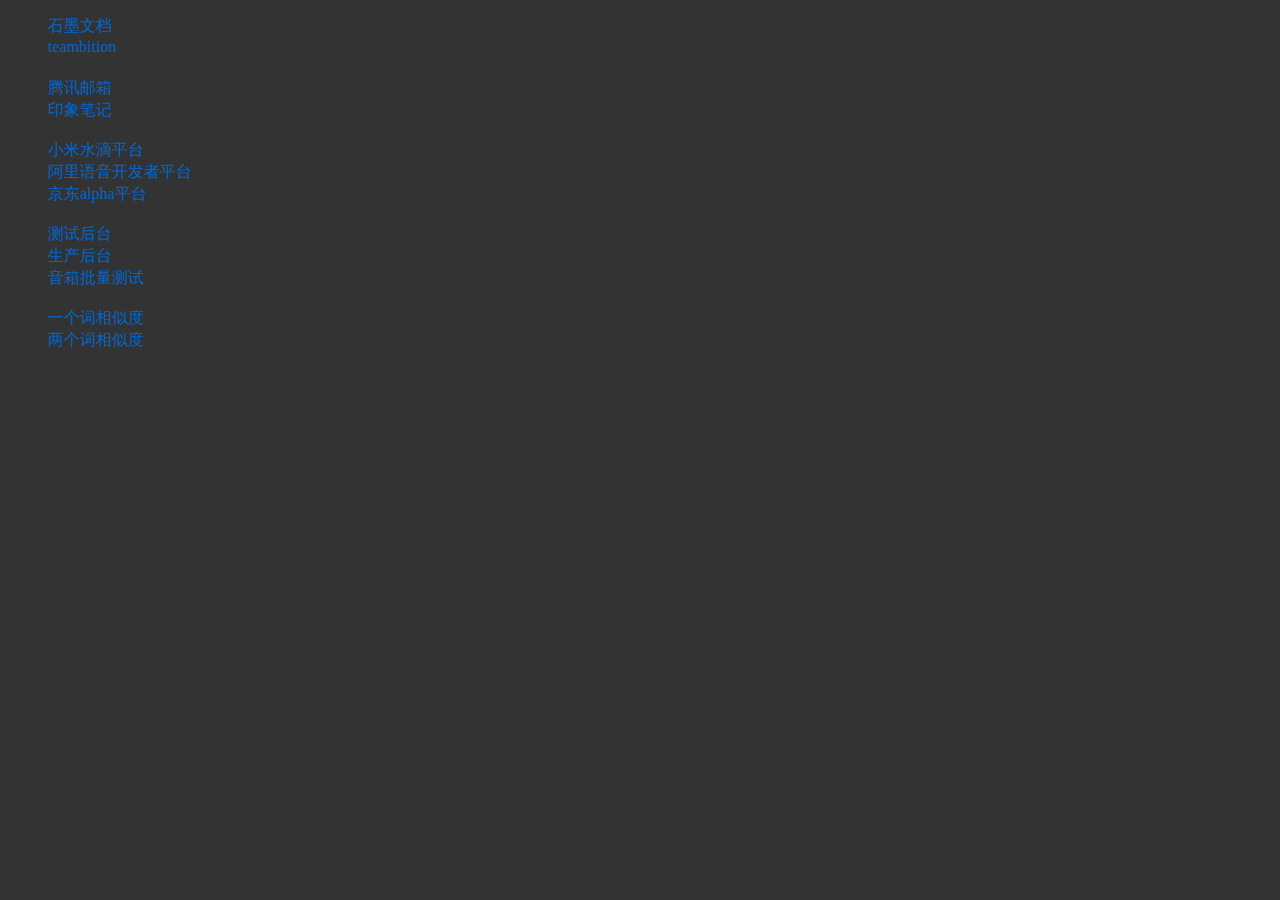
<file: lunzi.html>
<!DOCTYPE html>  
<html id='html'>
<head>
	<meta http-equiv="content-type" content="text/html; charset=UTF-8" />
	<meta charset="UTF-8">
	<title>轮子常用链接</title>
	<link href="forfun/hidog.ico" type="image/x-icon" rel="shortcut icon">
	<style>
		a{text-decoration: none;}
		ul,li{list-style: none;}
		body{background:#333;}
		li{height: 22px;}
		a{color:#06c;}
	</style>
</head>
<body>
	<div>
		<ul>

			
			<li><nobr><a href="https://shimo.im/desktop" target="_blank">石墨文档</a></nobr></li> 
			<li><nobr><a href="https://www.teambition.com/projects" target="_blank">teambition</a></nobr></li> 
			<br />

			<li><nobr><a href="https://exmail.qq.com/cgi-bin/loginpage" target="_blank">腾讯邮箱</a></nobr></li>
			<li><nobr><a href="https://www.yinxiang.com/" target="_blank">印象笔记</a></nobr></li>  
			<br />

			
			<li><nobr><a href="https://shuidi.mi.com/" target="_blank">小米水滴平台</a></nobr></li>
			<li><nobr><a href="https://open.bot.tmall.com/" target="_blank">阿里语音开发者平台</a></nobr></li>
			<li><nobr><a href="http://alphadev.jd.com/Docs/skill" target="_blank">京东alpha平台</a></nobr></li>
 			
 			<br />

			<li><nobr><a href="http://47.93.85.70:8082/index.html#/mutexType" target="_blank">测试后台</a></nobr></li>
			<li><nobr><a href="http://47.93.90.44:8081/index.html" target="_blank">生产后台</a></nobr></li>
<!-- 			<li><nobr><a href="http://47.93.85.70:8082/addressTest.html" target="_blank">多地址活动－测试</a></nobr></li>
			<li><nobr><a href="http://47.93.90.44:8081/addressTest.html" target="_blank">多地址活动－生产</a></nobr></li> -->
			<li><nobr><a href="http://47.93.85.70:8082/xlsxData.html" target="_blank">音箱批量测试</a></nobr></li>
			<br />

			<li><nobr><a href="http://47.93.85.70 :7777/cut?s=" target="_blank">一个词相似度</a></nobr></li>
			<li><nobr><a href="http://47.93.85.70:7777/similiar?w1=%E5%90%83%E5%96%9D&w2=%E7%8E%A9%E4%B9%90" target="_blank">两个词相似度</a></nobr></li>
<!-- 			<li><nobr><a href="http://47.93.85.70:8886/flc?label=%E9%A4%90%E5%8E%85&shopid=507540"target="_blank">标签来源－对应评论</a></nobr></li> 
			<li><nobr><a href="http://www.apicloud.com/console" target="_blank">apicloud</a></nobr></li>
 -->		
<!-- 			<li><nobr><a href="https://shimo.im/sheet/ab1tDt2XVusj4a2b?r=R0NQ19" target="_blank">错误</a></nobr></li>
			<li><nobr><a href="https://shimo.im/sheet/8k240pp05sgVi139/v5tVH?r=R0NQ19" target="_blank">测试注意点</a></nobr></li> -->
			<br />
			
<!-- 			<li><nobr><a href="http://47.93.85.70:5080/kie-drools/kie-drools-wb.jsp" target="_blank">规则代码测试</a></nobr></li>
			<li><nobr><a href="http://47.93.90.44:5080/kie-drools/kie-drools-wb.jsp" target="_blank">规则代码生产</a></nobr></li>
 -->


			


		</ul>
	</div>

</body>
</html
</file>
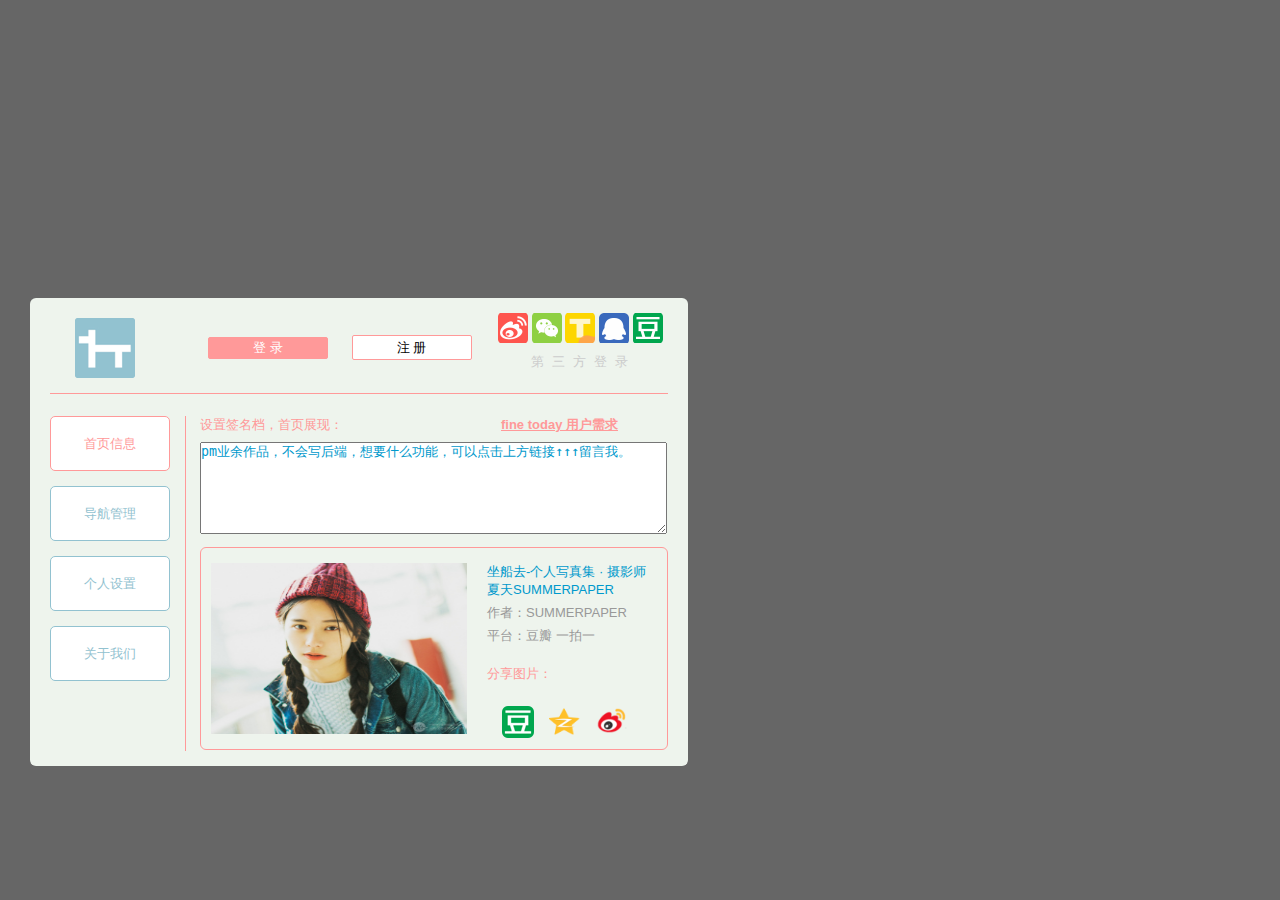
<file: forfun/people/people_sz.html>
<!doctype html>
<html>
<head>
<meta charset="utf-8">
<link rel="stylesheet" href="shezhi.css">
<script src="../jquery.js"></script>
<script src="shezhi.js"></script>
</head>
<body>
	<div id="fuceng">
	<div id="waikuang">
		<div id="toubu">
			<img src="img/u4.png">
			<div id="niming">
				<input id="btn1" type="button" value="登 录">
				<input id="btn2" type="button" value="注 册">
				<ul>
					<li><a class="weibo"></a></li>
					<li><a class="weixin"></a></li>
					<li><a class="t"></a></li>
					<li><a class="qq"></a></li>
					<li><a class="douban"></a></li>
				</ul>
				<p>第三方登录</p>
			</div>

		</div>

		<div id="xuanxiangka">
			<div id="biaoti">
				<ul>
					<li class="select"><a href="#">首页信息</a></li>
					<li class="" lalal="uuu"><a href="#">导航管理</a></li>
					<li class=""><a href="#">个人设置</a></li>
					<li class=""><a href="#">关于我们</a></li>
				</ul>
			</div>
			<div id="neirong">
				<div id="shouyexinxi" class="mod">
					<p>设置签名档，首页展现：<span><a target='_blank' href="https://www.douban.com/update/topic/fine.today">fine today 用户需求</a></span></p>
					<textarea>pm业余作品，不会写后端，想要什么功能，可以点击上方链接↑↑↑留言我。
					</textarea>
					<div id="sy_fenxiang">
						<img id="photo" src="../images/beijing/1.jpg">
						<div id="photomiaoshu">
						<h2><a href="https://ypy.douban.com/package/1340" target='_blank'>坐船去-个人写真集 · 摄影师夏天SUMMERPAPER</a></h2>
						<span>作者：SUMMERPAPER</span>
						<span>平台：豆瓣 一拍一</span>
						<p>分享图片：</p>
						<img src="img/u35.png"><img src="img/u23.png"><img src="img/u25.png">
						</div>

					</div>
				</div>
				
				<div id="sz_daohang"class="mod" style="display:none">
					<div id="addnew">
						<p>添加新网站或链接</p>
						<span id="add_span1">显示名称:</span><span id="add_span2"span>网址链接：</span>
						<br />
						<input id="add_btn1" type="text" value="韩寒的博客.."/>
						<input id="add_btn2" type="text" value=" http://www.####.twocold"/>
						<input id="add_btn3" type="button" value="添 加"/>
					</div>
					<div id="addlist">
						<div id="changyong">
							<ul>
								<li id="changyong_s"><span>常用网站:</span></li><li><a href="">豆瓣网</a></li><li><a href="">豆瓣网</a></li><li><a href="">豆瓣网</a></li><li><a href="">豆瓣网</a></li><li><a href="">豆瓣网</a></li><li><a href="">豆瓣网</a></li><li><a href="">豆瓣网</a></li><li><a href="">豆瓣网</a></li><li><a href="">豆瓣网</a></li><li><a href="">豆瓣网</a></li><li><a href="">豆瓣网</a></li><li><a href="">豆瓣网</a></li>
							</ul>
						</div>
						<div class="dh_feilei">
							<ul>
								<li id="changyong_s"><span>常用网站:</span></li><li><a href="">豆瓣网</a></li><li><a href="">豆瓣网</a></li><li><a href="">豆瓣网</a></li><li><a href="">豆瓣网</a></li><li><a href="">豆瓣网</a></li><li><a href="">豆瓣网</a></li><li><a href="">豆瓣网</a></li><li><a href="">豆瓣网</a></li><li><a href="">豆瓣网</a></li><li><a href="">豆瓣网</a></li><li><a href="">豆瓣网</a></li><li><a href="">豆瓣网</a></li>
							</ul>
						</div>
						<div class="dh_feilei">
							<ul>
								<li id="changyong_s"><span>常用网站:</span></li><li><a href="">豆瓣网</a></li><li><a href="">豆瓣网</a></li><li><a href="">豆瓣网</a></li><li><a href="">豆瓣网</a></li><li><a href="">豆瓣网</a></li><li><a href="">豆瓣网</a></li><li><a href="">豆瓣网</a></li><li><a href="">豆瓣网</a></li><li><a href="">豆瓣网</a></li><li><a href="">豆瓣网</a></li><li><a href="">豆瓣网</a></li><li><a href="">豆瓣网</a></li>
							</ul>
						</div>
						<div class="dh_feilei">
							<ul>
								<li id="changyong_s"><span>常用网站:</span></li><li><a href="">豆瓣网</a></li><li><a href="">豆瓣网</a></li><li><a href="">豆瓣网</a></li><li><a href="">豆瓣网</a></li><li><a href="">豆瓣网</a></li><li><a href="">豆瓣网</a></li><li><a href="">豆瓣网</a></li><li><a href="">豆瓣网</a></li><li><a href="">豆瓣网</a></li><li><a href="">豆瓣网</a></li><li><a href="">豆瓣网</a></li><li><a href="">豆瓣网</a></li>
							</ul>
						</div>
					</div>
				</div>

				<div class="mod" style="display:none">
				更换搜索引擎、设置轮播图、设置新闻等
				</div>
				<div class="mod" style="display:none">
					
					<p>我在意生活的仪式感，每天打开浏览器，暗示下自己：fine today ，与我来说是件很nice的事情。</p>

					<p>顺便看看美图、新闻和我常用的链接。</p>

					<p>其实网页写一年多了，一直没上线，就我本地用。不会python，页面功能有限。</p>

					<p>pm业余作品，不会写后端，想要什么功能，可以点击下方链接豆瓣留言我，或者微信18766650002。</p>
					<p><a target='_blank' href="https://www.douban.com/update/topic/fine.today">fine today 豆瓣</a></p>


				</div>
			</div>
		</div>
	</div>
	<div id="daohang_yl" style="display:none;">
		<ul id="yl_liebiao">
			<li><span>豆瓣网</span><a href="javascript:;">删除</a></li>
			<li><span>豆瓣网</span><a href="javascript:;">删除</a></li>
			<li><span>豆瓣网</span><a href="javascript:;">删除</a></li>
			<li><span>豆瓣网</span><a href="javascript:;">删除</a></li>
			<li><span>豆瓣网</span><a href="javascript:;">删除</a></li>
			<li><span>豆瓣网</span><a href="javascript:;">删除</a></li>
		</ul>
	</div>
	</div>
</div>

</body>
</html>
</file>
<file: forfun/yangshi.css>
/*清除格式*/
body,div,p {
    margin:0;
    padding:0;
 }

a{
	text-decoration: none;
}
ul,li{
	list-style: none;
}
html,body{
	height:100%;

}

body{
	width: 100%;
	background-color: #333;
 	font: normal 15px "microsoft yahei",Arial,sans-serif;
	color: #fff;
	min-width: 720px;

}

input{
	outline: none;
}
.aaa #beijing{
	height: 100%;
	width: 100%;
	background-color: #333;
	position: absolute;
	top: 0px;
	left:0px;
	z-index: 1;
	background-repeat:no-repeat;
	overflow:hidden;
	background-size:cover;
	background-position:center center;
}

.bbb #beijing{
	height: 100%;
	width: 100%;
	position: relative;
	z-index: 1;
	background-color: #333;
	background-repeat:no-repeat;
	overflow:hidden;
	background-size:cover;
	background-position:center center;
	background-attachment:fixed;
}

.aaa #aa_top,.aaa #xn_aa_top{
	position: absolute;
	left: 0;
	top: 0;
	width: 17%;
	height: 80%;
	margin-right: 45px;
}
.bbb #aa_top,.bbb #xn_aa_top{
	position: absolute;
	left: 0;
	top: 0;
	width: 20%;
	height: calc(100% - 119px);
	margin-right: 45px;
}



.aaa #aa_bottom,.aaa #xn_aa_bottom{
	position: absolute;
	left: 0;
	bottom: 0;
	height: calc(20% - 50px) ;
	width: 17%;

}

.aaa #tuijian,.aaa #xn_tuijian{
	position: absolute;
	top: 0;
	right: 0;
	width: 17%;
	height: 66%;
	margin-left: 45px;

}
.bbb #aa_bottom,.bbb #xn_aa_bottom{
	position: absolute;
	left: 0;
	top: 3000px;
	height: calc(20% - 50px) ;
	width: 17%;

}

.bbb #tuijian,.bbb #xn_tuijian{
	display: none;

}


.aaa #search,.aaa #xn_search{
	position: relative;
	top: 45px;
	margin-left: auto;
	margin-right: auto;
	width: calc(66% - 90px);
	height:calc(66% - 45px);

}
.bbb #search,.bbb #xn_search{
	position: absolute;
	top: 45px;
	right: 0;
	width: calc(80% - 47px);
	height:calc(100% - 164px);
	min-width: 300px;
}

.aaa #unknown,.aaa #xn_unknown{
	position: absolute;
	bottom: 0;
	right: 0;
	width: calc(83% - 45px);
	height:calc(34% - 50px);	

}

#logo {
	position: fixed;
	bottom: 10px;
	left: 25px;
	z-index: 100;
	width: 40px;
	height: 40px;
	border-radius: 2px;
	border: 1px solid #fff;
	cursor:pointer;
}

#guanbi {
	display: none;
	position: fixed;
	bottom: 575px;
	left: 25px;
	z-index: 100;
	width: 36px;
	height: 36px;
	cursor:pointer;
}


div.zhenshi{
	background-color: rgba(255,255,51,0.1);
	overflow: hidden;
	display: none;
	z-index: 2;
	border: 1px dashed rgba(0,128,0,0.5);
	box-shadow: 0 1px 0 rgba(255, 255, 255, 0.1);
}
/*框架结束，，，，，，，，详细内容开始*/


#aa_top li{
	line-height: 36px;
	text-overflow : ellipsis;
	padding-right: 20px;
	overflow:hidden;
}
#aa_top li a{
	color: #0066CC;
}


#aa_bottom h2{

	position: absolute;
	line-height: 1px;
	left: 80px;
	bottom: 35px;
	color: green;
	font-size: 16px;
	font-weight:bold;
}
#aa_bottom span{

	font-size: 12px;
	line-height: 1px;
	cursor:pointer;
	bottom: 18px;
}
#tupianxinxi{
	
	position: absolute;
	left: 80px;
	

}
#huanyizhang{

	position: absolute;
	left: 140px;
 
}

#search form{
	position: relative;
	text-align:center;
	margin-top: 17%;

}
#form1 input[type="text"]{

	background: url('images/touming.png') no-repeat 600px center #EFEFEF;
	color: #d7d7d7;
	font-size: 15px;
	width: 360px;
	padding-left: 12px;
	height: 36px;
	border-radius: 7px;
	border: 0 none;
	box-shadow: 0 1px 0 rgba(255, 255, 255, 0.1), 0 1px 3px rgba(0, 0, 0, 0.5) inset;

	transition: all 0.8s ease 0s;
	-moz-transition:all 0.8s ease 0s;

}

/* 定义focus下的CSS，这里定义输入框宽度变化 */
#form1 input[type="text"]:focus{
	background: #EFEFEF url('images/baidu.png') no-repeat  right center scroll;
	color:#6a6f75;
	width: 394px;
	box-shadow: 0 1px 0 rgba(255, 255, 255, 0.1);
	padding-right: 96px;

}
li.gehang{
	height: 15px;

}

#search_btn{
	position: absolute;
	display: inline-block;
	left: calc(50% + 163px);
	width: 90px;
	height: 38px;
	border:none;
	background:transparent;
	border-top-right-radius: 7px;
	border-bottom-right-radius: 7px;
	color: #fff;
	font-size: 15px;
	cursor:pointer;
	z-index: 100px;

}


div.xuni{
	z-index: 2;
	cursor:pointer;
}

iframe{
	position: absolute;
	top: 0px;
	left: 0px;
	width: 100%;
	height: 100%;
	z-index: 10;
}
#tuijian h1{
	text-align: center;
	font-size: 22px;

}
#tuijian p{
	 padding: 10px

}
#new_waike{
	display: -moz-box;
	display: -ms-flexbox;
	display: -webkit-box;
	display: -webkit-flex;
	display: box; 
	display: flexbox;  
	display: flex;
}


.news{

	flex: 1;
	height: 90%;
	margin-left:9px;
	margin-top: 7px;
	border-right: 1px dashed rgba(0,128,0,0.5);
	padding: 5px 8px;
}
.news li{
	margin: 10px 0px;
	height: 30px;
}
.news li a{
	color: #fff;
}
.news p{
	height: 20px;
	color: green;
}
.news span{
	float: right;
	color: #ccc;
}
.aaa #tishi,.bbb #tishi{
	position: fixed;
	top: 15px;
	left: 36%;
	z-index: 100;
}
 #tishi span{
 	color: #FF9999;
 }
 p span a{
 	color: #FF9999;
    	cursor: pointer;
    	font-weight: bold
 }



.mmm html{
	font-size: 10px;
}
.mmm #beijing{
	height: 100%;
	width: 100%;
	position: relative;
	z-index: 1;
	background-color: #333;
	background-repeat:no-repeat;
	overflow:hidden;
	background-size:cover;
	background-position:center center;
	background-attachment:fixed;
}
.mmm .xuni{
	display: none;
}
.mmm .zhenshi{
	display: none;
}
.mmm #tishi{
	position: absolute;
	bottom: 8rem;
	width: 100%;
	text-align:center;
	z-index: 100;

}
.mmm #tishi p{
	font-size: 8rem;
	line-height: 2rem;
	margin-bottom: 4.5rem;
	color: #fff;

}

.mmm #tishi p span{
	font-size: 2.5rem;
	color: #fff;

}
</file>
<file: activity/css/tty.css>
*{
     margin: 0;
     padding: 0;
}

/*清除格式*/
* {
    margin:0;
    padding:0;
 }

a{
     text-decoration: none;
}

a:link,a:visited{
     text-decoration: none;
     color: #000;
}
a:hover{
     color: #f90;
}



ul,li{
     list-style: none;
}



input{
     outline: none;
}
html{
     width: 100%;
}

body.aaa {
     font: normal 15px "microsoft yahei",Arial,sans-serif;
     text-align: center;
     margin: 0px auto;
     font-size: 15px;
     line-height:1.8;
     width: 100%;
     
}
li.select a{
     color: #287BC7;
}

table {
      font-size: 12px;
}


.aaa #head{
	position: fixed;
    background-color: #fff;
    top: 0px;
    width: 100%;
    z-index: 100;
     box-shadow: 0px 1px 1px #d7d8d9;
}


.aaa #container2 {
     height: 64px;
     width: 1024px;
     margin: 0px auto;
     position: relative;
     text-align: left;

}
.aaa #nav ul{
     display: inline-block;
     line-height: 64px;

}
.aaa  #nav  a{
     display: inline-block;
     line-height: 64px;
     padding: 0 12px;
}

.aaa #nav{
     padding-left: 160px;
     height: 64px;
     vertical-align: center;

}
.aaa #nav{
     background-position: center left;
     background-repeat: no-repeat;
     background-size: 110px 45px;
     background-image: url("../images/logo.png");

}



.aaa #contact_button{
     padding-left: 16px;
     background-position: center right;
     background-repeat: no-repeat;
     background-size: 10px 5px;
     
     background-image: url("../images/jiantou.png");
}

.aaa #baoming1 {
     position: fixed;
    top:0px;
    right:calc(50% - 512px);
    line-height: 64px;

    background-color: #287BC7;
    width: 100px;
    height: 64px;
    text-align: center;
    font-size: 14px;
    cursor: pointer;
    color: #fff;
    z-index: 3000
}

.aaa #lianxi_kuang{
     text-align: left;
     border: 1px solid #d7d8d9;
     box-shadow: 1px 0px 1px #d7d8d9;
     display: inline-block;
     background-color: #fff;
     position: absolute;
     left: 670px;
     top: 50px;
     display: none;

}
.aaa #lianxi_kuang li{
     width: 130px;
     padding: 0px 10px;
     display: block;

}
.aaa #lianxi_kuang li span{
     display: block;
     color:  #bbb;
     font-size: 12px;

}
.aaa #lianxi_kuang li p{
     padding-left: 25px;
     background-position: center left;
     background-repeat: no-repeat;
     background-size: 18px 18px;
     background-image: url("../images/wechat.png");
}

.aaa #footer .lianxi li p{
     padding-left: 25px;
     background-position: center left;
     background-repeat: no-repeat;
     background-size: 18px 18px;
     background-image: url("../images/wechat.png");
}

.aaa section{
     margin-top: 64px;
}


#baoming3 {
     cursor: pointer;
}

.aaa .container{
     width: 1024px;
/*     border: 1px solid green;
*/   margin: 0px auto;
     padding:  36px 0px;
}


.aaa .container ul li{
     display: inline-block;

}


.aaa #home .beijing{
     width: 100%;
     height: 400px;
     background-position: center center;
     background-repeat: no-repeat;
     background-size: cover;
     background-image: url("../images/banner1.png");

}
.aaa .text_jieshao{
     margin-bottom: 40px;
}

.aaa #about{
     text-align: center;
}
.aaa .xian{
     margin: 0px auto;
     width: 1200px;
     height: 450px;
     background-position: center 100px;
     background-repeat: no-repeat;
     background-size: 1200px  325px;
     background-image: url("../images/banner2.png"); 
     position: relative;
}

.aaa #about .beijing{
     width: 100%;
/*     height: 400px;
*/
     background-color: #EFF3F6;

}

.aaa #about .beijing .title_t,.aaa #courses .beijing .title_t{
     padding-top: 72px;
}


.aaa #about li p{
     margin: 0px;
     padding: 0px;

}
.aaa #about img{
     width: 40px;
     height: 40px;


}
.aaa #about li{
     position: absolute;
     text-align:left; 
}
.aaa .flow1{
     left: 200px;
     top:305px;
}
.aaa .flow2{
     left: 460px;
     top:325px;
}
.aaa .flow3{
     left: 725px;
     top:265px;
}
.aaa .flow4{
     left: 970px;
     top:290px;
}



.aaa #index .title_t{
     margin-bottom: 30px;
}

.aaa h2{
     font-size: 24px;
     line-height: 24px;
     margin-bottom: 12px;
     margin-left: 8px;
     background-position: bottom left;
     background-repeat: no-repeat;
     background-size: 157px 13px;
     display: inline-block;
     background-image: url("../images/title.png");
     letter-spacing:15px;

}
.aaa .title_t h4{
     font-size: 16px;
     margin-bottom: 32px;
     color: #d7d8d9;
     font-weight: lighter;
}


.aaa #feature ul{
     margin-bottom: 60px;
     text-align: center;

}
.aaa #feature li{
     width: 212px;
     display: inline-block;

}


.aaa #feature img{
     width: 80px;
     height: 80px;

}


.aaa #baoming2{
     width: 140px;
     height: 40px;
     background-color: #287BC7;
     margin: auto auto;
     line-height: 40px;
     font-size: 14px;
     color: #fff;
     cursor: pointer;

}


.aaa #team .container{
     position: relative;
     background-position: 20px 126px;
     background-repeat: no-repeat;
     background-size: 220px 160px;
     background-image: url("../images/judge.png");
     z-index: 1;
}

.aaa .Box {position: relative;padding-top: 195px;padding-left:160px;}
.aaa .Box .content {width: 888px;}
.aaa .Box .Box_con {position: relative;}
.aaa .aaa .Box .Box_con .btnl {position: absolute;}
.aaa .Box .Box_con .btn {display: block;width: 40px;height: 40px;position: absolute;top: 80px;cursor: pointer;}
.aaa .Box .Box_con .btnl {background: url(../images/jtl02.png) no-repeat center;left: -72px;}
.aaa .Box .Box_con .btnr {background: url(../images/jtr02.png) no-repeat center;right: -40px;}
.aaa .Box .Box_con .btnl:hover {background: url(../images/jtl03.png) no-repeat center;}
.aaa .Box .Box_con .btnr:hover {background: url(../images/jtr03.png) no-repeat center;}
.aaa .Box .Box_con .conbox {position: relative;overflow: hidden;}
.aaa .Box .Box_con .conbox ul {position: relative;}
.aaa .Box .Box_con .conbox ul li{float: left;margin-left: 0px; margin-right: 32px;}
.aaa .Box .Box_con .conbox ul li div{float: left;width: 190px;height: 260px;margin-left: 32px;overflow: hidden;}
.aaa .Box .Box_con .conbox ul li div.first {margin-left: 0px;}
.aaa .Box .Box_con .conbox ul li div img {display: inline-block;width: 190px;height: 190px;margin-bottom: 10px; transition: all 0.5s;}
.aaa .Box .Box_con .conbox ul li div:hover img {transform: scale(1.1);}


.aaa #courses .beijing{
     width: 100%;
     height: 500px;
     background-color: #1A79DF;
}

.aaa #courses .row,.aaa #contact .row{
     text-align: left;


}

.aaa #courses .title_t{
     color: #fff;
}
#courses h4{
     color: #fff;
}
/*#contact .team-thumb{
     display: inline-block;
     width: 170px;
     text-align: left;
}*/
.aaa #contact img{
     width: 166px;
     height: 100px;

}

#footer{
     background-color: #EFF3F6;
     
     color: #333;
}
.aaa #footer ul{
     padding-bottom:10px; 
}

.aaa #footer li{
     margin: 0px 50px;
}

ul li{
     display: inline-block;
}
.aaa li h2{
     font-size: 24px;
     line-height: 24px;
     margin-bottom: 14px;

}
.aaa #testimonial{
     padding-top: 50px;
}
.aaa .history {
     width: 1024px;
     text-align: center;
}
.history h3{
     font-weight:normal;
}


.aaa .history li {

     display: inline-block;
     width: 300px;
     padding: 16px 19px;

}

.aaa .history li a img{
     width: 300px;
     height: 176px;
     transition: all 0.5s;

}
.aaa .history li:hover img {transform: scale(1.1);}

.aaa .history li a{
     text-align: left;
     display: inline-block;
}
.aaa .history li a h3{
     margin: 5px 0px 5px 10px;
}

/*.history h2{
     font-size: 15px;
}*/

.history a{
     color: #000;
}

.aaa .tupian{
     height: 382px;
}

.aaa .left ,.aaa .left img,.aaa .right{
     width: 496px;
     height: 380px;
     display: inline-block;

}
.aaa .left {
}
.aaa .right{
     position:relative;
}
.aaa .right img{
     width: 245px;
     height: 186px;

     position: absolute;
}

.aaa .right .m1{
     left: 0px;
     top:0px;
     
}
.aaa .right .m2{
     right: 0px;
     top:0px;
}
.aaa .right .m3{
     left: 0px;
     bottom:0px;
}
.aaa .right .m4{
     right: 0px;
     bottom:0px;
}




.mod{
     text-align: left;
}

.aaa .mod h2{
     margin: 20px 0px;
}
.aaa .mod h4{
     margin: 15px 0px 0px 0px;
}

.aaa .mod p{
     margin: 8px 0px;
}
.aaa #wechat2{
     padding: 20px;
     background-color: #EFF3F6;
     vertical-align: top;
     border-radius: 5px;
     height: 120px;
}
.aaa #wechat2 img{
     margin-right: 20px;
     width: 120px;
     height: 120px;
     float: left;

}
.aaa #wechat2 div{
     display: inline-block;
     float: left;

}
.aaa #wechat2 p{
     padding: 0px;

}


.bbb #wechat2{
     
     background-color: #EFF3F6;
     border-radius: 5px;

}


.bbb #wechat2 img{
     margin: 7.5% 7.5% 2.5% 7.5%;
     width: 85%;
}
.bbb #wechat2 div{
     width: 80%;
     padding: 0% 10% 5% 10%;

}
.bbb #wechat2 li{
     font-size: 2rem;
}


table{
     border-collapse: collapse; 
     border: 1px solid #d7d8d9;
     width: 100%;
     margin: 25px 0px;
}
tbody{
     display: table-row-group;
     vertical-align: middle;
     border-color: inherit;
     text-align:left;
     vertical-align:top;
}
th{
     background-color: #EFF3F6;

}
th,td{
     padding: 10px;
     border: 1px solid #d7d8d9;
     color: #494949;

}
.aaa th,.aaa td{
     font-size: 15px;
}



.aaa .lie1{
     width: 500px;
}

.aaa #prize_people .container{


     background-position: 10px 30px;
     background-repeat: no-repeat;
     background-size: 220px 160px;
     background-image: url("../images/judge.png");
     z-index: -1; 
}
.aaa #vip_people{
     margin-top: 64px;
     margin-left: 160px;
     width: 886px;
}

.aaa #vip_people {position: relative;}
.aaa #vip_people li {width: 190px;height: 260px;margin-left: 32px;}
.aaa #vip_people li:first-child {margin-left: 0px;}
.aaa #vip_people img {display: inline-block;width: 190px;height: 190px;margin-bottom: 10px; transition: all 0.5s;}
.aaa #vip_people li:hover img {transform: scale(1.1);}


.aaa #other_people li {width: 178px;margin-left: 22px;}
.aaa #other_people img {display: inline-block;width: 178px;height: 178px;margin-bottom: 10px; transition: all 0.5s;}
.aaa #other_people li:hover img {transform: scale(1.1);}


.aaa #vip_people span,.aaa .Box span{
     width: 190px;

     display: block;
}

.aaa #other_people span{
     width: 145px;
     display: block;
}

.aaa .history_img img{
     width: 240px;
     height: 160px;
}
.aaa #prize_blue li{
     width: 226px;
     height: 113px;
     background-position: center center;
     background-repeat: no-repeat;
     background-size: 226px 113px;
     background-image: url("../images/prize_set.png");
     margin: 20px 10px;
     position: relative;
}
.aaa #prize_blue li h4{
     text-align: center;
     color: #287BC7;
     background-color: #fff;
     width: 120px;
     margin: 0px auto;
}
.aaa #prize_blue li p{
     padding: 0px 10px 10px 10px;
     font-size: 12px;
}
.aaa #cizi{
     width: 1024px;
     height: 66px;
     background-position: bottom center;
     background-repeat: no-repeat;
     background-size: 1524px 5px;
     background-image: url("../images/cizi.png");
     text-align: center;
     margin: 50px 0px;

}
.aaa #cizi li{
     display: inline-block;
     margin: 0px 10px
}
.aaa #cizi li h4{
     color: #287BC7;
}
.aaa #cizi li p{
     background-color:  #287BC7;
     height: 40px;
     line-height: 40px;
     color: #fff;
     padding: 0px 12px;
     white-space:nowrap;
     border-radius: 20px;

}
.aaa #buzhou div{
     margin-bottom: 30px;
}
.aaa #cizi li span{
     display: block;
     margin: 0px auto;
     height: 18px;
     width: 18px;
     background-size: cover;
     background-image: url("../images/cizi_o.png");
}
.aaa #prize_review .other li{
     display: block;
     list-style-type: square;
     list-style-position: inside;

}
.aaa .only_one{
     width:  49%;
}
#fuchuang{
     height: 100%;
     width:100%;
     position: fixed;
     top: 0px;
     z-index: 2000;
     background-color: rgb(0,0,0,0.5);
}

.aaa #wechat{

     display: inline-block;
     margin: 100px auto 0px auto;
     position: relative;
     background-color: #EFF3F6;
     width: 320px;
     padding: 40px;
     border-radius: 10px;


}

.aaa #erweima {

     width: 320px;
     height: 320px;


}
.aaa #wechat ul{
     margin-top: 15px;
}
.aaa #wechat li{
     text-align: left;
}
.aaa #close{
     position: absolute;
     top: -10px;
     right: -10px;
     height: 40px;
     width: 40px;

     cursor: pointer;
}
.aaa #close img{
     height: 40px;
     width: 40px;
     cursor: pointer;
}

.aaa #wechat li{
     padding-left: 36px;
     background-position:25px center;
}


.bbb #wechat li{
     padding-left: 8rem;
     background-position:6.5rem center;
}






.aaa ul.circle li {
     display: block;
     margin-left: 5px;
     padding-left: 15px;
     background-position: center left;
     background-repeat: no-repeat;
     background-size: 5px 5px;
     background-image: url("../images/circle.png");
}
.aaa ul.circle-center li {
     display: block;
     margin-left: 5px;
     padding-left: 15px;
     background-position: center left;
     background-repeat: no-repeat;
     background-size: 5px 5px;
     background-image: url("../images/circle.png");

}



#feiyong{
     padding-top: 36px;
}
.time{
     color: #ccc;
}
 
.bbb li{
     width: 49%;
     text-align: center;
     position: relative;
}

.bbb #Box{
     display: none;
}
.aaa #Box{
     display: block;
}
body.bbb{
     font: normal 10px "microsoft yahei",Arial,sans-serif;
     text-align: left;
     margin: 0px auto;
     line-height:1.8;
}

.bbb h2{
     font-size: 3rem;
     margin: 0rem 1rem;
}
.bbb h3{
     font-size: 1.8rem;
     margin: 0rem 1rem;
}
.bbb h4{
     font-size: 1.8rem;
     margin: 0rem 1rem;
}
.bbb span{
     font-size: 1.8rem
}
.bbb p{
     font-size: 1.5rem;
     margin: 1rem 1rem;
}
.bbb li p{
     font-size: 2rem;
     overflow: hidden;
}
.bbb li p.time{
     font-size: 1.8rem;
     overflow: hidden;
}


.bbb #feature img{
     width:10rem; 
     height: 10rem;
}
.bbb  li{
     margin:1.8rem 0rem; 
}


.bbb .mod,.bbb #index {
     margin: 6rem 0rem 2rem 0rem;
}
.bbb #footer{
     padding:2% 2%; 
     margin-bottom: 6rem;
}

.bbb .title_t{
     background: -webkit-linear-gradient(left, #287BC7 , #fff); /* Safari 5.1 - 6.0 */
     background: -o-linear-gradient(right, #287BC7,  #fff); /* Opera 11.1 - 12.0 */
     background: -moz-linear-gradient(right, #287BC7,  #fff); /* Firefox 3.6 - 15 */
     background: linear-gradient(to right, #287BC7 ,  #fff); /* 标准的语法 */
     margin-top: 1rem;
     color: #fff;
}
.bbb .title_t h2,.bbb .title_t h4{
     display: inline-block;
}

li{
     vertical-align: top;
}
.bbb .title_t h2{
     letter-spacing:1.5rem;
     padding-left: 1rem;

}
.bbb .title_t h4{
     padding-left: 1rem;

}

.bbb #home .beijing{
     width: 100%;
     height: 18rem;
     background-position: center center;
     background-repeat: no-repeat;
     background-size: cover;
     background-image: url("../images/banner1.png");

}

.bbb #baoming2{
     width: 15rem;
     height: 4rem;
     background-color: #287BC7;
     margin: 2rem auto;
     line-height:4rem;
     font-size: 1.5rem;
     color: #fff;
     cursor: pointer;
     text-align: center;
     display: none;

}

.bbb #about li img{
     width: 5rem;
     height: 5rem;

}
.bbb .history  li a{
     text-align: left;

}

.bbb #contact img {
     width: 32%;
}
.bbb #footer li{
     text-align: left;
     width: 47%;
     padding-left: 1%;
     margin:0.5rem 0rem;
}

.bbb #footer .lianxi li p{
     padding-left: 2rem;
     background-position: center left;
     background-repeat: no-repeat;
     background-size: 1.8rem 1.8rem ;
     background-image: url("../images/wechat.png");
}
.bbb .history_img img{
     width: 49%;
}
.bbb  th{
     font-size: 1.5rem;
}

.bbb .lie1{
     width: 49%;
}

.bbb ul.circle li {

     width: 95%;
     display: block;
     margin: 0.3rem 1rem;
     padding-left: 1.5rem;
     background-position: left 1.5rem;
     background-repeat: no-repeat;
     background-size: 0.6rem 0.6rem;
     background-image: url("../images/circle.png");
     font-size: 0.8rem;
     text-align: left;

}
.bbb ul.circle-center li{

     display: block;
     margin: 0.3rem 1rem;
     padding-left: 1.5rem;
     background-position: left center;
     background-repeat: no-repeat;
     background-size: 0.6rem 0.6rem;
     background-image: url("../images/circle.png");
     text-align: left;

}


.bbb .left {
     width: 98%;


}

.bbb .right img{
     width: 49%;
}
#prize_history th{
     text-align: center;
}



.bbb #caidan{
     display: block;
     width: 5rem;
     height: 5rem;
     cursor: pointer;
}
.aaa #caidan{
     display:none;
}
.container2{
     display:none;
}


.bbb #nav {
     width: 100%;
     background-color: #fff;
/*     padding-bottom: 5rem;

     background-position: bottom left;
     background-repeat: no-repeat;
     background-size: 11rem 4rem;
     background-image: url("../images/logo.png");*/
     
}
.bbb #nav li{
     text-align: left;
     display: block;
     width: 100%;
     border: 1px solid #d7d8d9;
     font-size: 2rem;
     color: #fff;
     margin: 0rem 0px;

}




.bbb  #nav li a{
     display: inline-block;
     line-height: 6rem;
     padding: 0rem 5rem;
}

.bbb #contact_button{
     display: none;
}
.bbb #lianxi_kuang {
     width: 100%;
     padding: 2rem 0rem;
     text-align: center;

}


.bbb #lianxi_kuang li{
     width: 40%;
     display: inline-block;
     text-align: left;

}
.bbb #lianxi_kuang li span{
     display: block;
     color:  #bbb;
     font-size: 2rem;

}
.bbb #lianxi_kuang li p{
     font-size: 2rem;
     padding-left: 3rem;
     background-position: center left;
     background-repeat: no-repeat;
     background-size: 2rem 2rem;
     background-image: url("../images/wechat.png");
}
.bbb #head{
     position: fixed;
     top: 0px;
    left:0px;
    width: 100%;
    background-color: #fff;
    box-shadow: 0px 0.2rem 0.2rem #d7d8d9;
    z-index: 33
}
.bbb #baoming1{
     position: fixed;
    bottom:0px;
    left:0px;
    background-color: #287BC7;
    width: 100%;
    height: 7rem;
    font-size: 2.2rem;
    line-height: 7rem;
    cursor: pointer;
    color: #fff;
    text-align: center;
    z-index: 10000;
}
.bbb th{
     font-size: 2rem
}
.bbb td p,.bbb td {
     font-size: 2rem
}
.aaa .c{
     display: none;
}

.bbb #team .c li{
     width: 48%;
}

.bbb #team .c li img{
     width: 100%;
}
.bbb .Box,.bbb #container2{
     display: none;
}

.bbb #wechat{

     display: inline-block;
     margin: 10% ;
     width: 80%;
     position: relative;
     background-color: green;
     z-index: 300000;
     background: #EFF3F6;
     border-radius: 2rem;
     text-align: center;
     padding-bottom: 4rem;
}
.bbb #close{
     position: absolute;
     top: -1rem;
     right: -1rem;
     height: 4rem;
     width: 4rem;
     cursor: pointer;
}

.bbb #close img{

     height: 4rem;
     width: 4rem;
}

.bbb #erweima{
     width: 80%;
     margin: 10% 10% 0 10%;
}
.bbb #wechat li{
     font-size: 1.5rem
}
.bbb .container2{
     display: block;
}
.bbb #buzhou div{
     margin: 2rem 0rem;
}
.bbb .history a{
     display: block;

}
.bbb .history a img{
     width: 100%;
     
}
.bbb #prize_people img{
     width: 100%;
}
</file>
<file: forfun/people/shezhi.css>
*{
	margin: 0px;
	padding: 0;
	list-style: none;
}
html,body{
	width: 100%;
	height: 100%;
	line-height: 1.62;
 	font: normal 13px "microsoft yahei",Arial,sans-serif;



}
a{
	text-decoration: none;
	color: #0099CC;
}
textarea,input{
	outline: none;
}
img{
	border: none;
}
#fuceng{
	width: 100%;
	height: 100%;
	background-color: rgba(0,0,0,0.6);
}
#waikuang{
	position: absolute;
	bottom: 134px;
	left: 30px;
	width:618px;
	height: 438px;
	border-radius: 6px;
	padding: 15px 20px;
	background-color: #EEF4ED;
	opacity: 1;
	display: inline-block;
}

#toubu{
	height: 80px;
	border-bottom: 1px solid #FF9999;
	position: relative;
}
#toubu img{
	position: relative;
	margin-left: 25px;
	margin-top: 5px;
	width: 60px;
	height: 60px;
	border: 1 solid #fff;
	border-radius: 2px;
}
#niming{
	position: absolute;
	top: 0px;
	right: 0px;
	display: inline-block;
	width: 460px;
	height: 100%;

}
#btn1{
	display: inline-block;
	background: #FF9999;
	border: 1px solid #FF9999;
	font-size: 13px;
	height: 22px;
	width: 120px;
	vertical-align:middle;
	color: #fff;
	border-radius: 2px;
	margin-top: 22px;
	margin-right: 20px;
}

#btn2{
	display: inline-block;
	background: #fff;
	border: 1px solid #FF9999;
	font-size: 13px;
	height: 25px;
	width: 120px;
	vertical-align:middle;
	color: #000;
	border-radius: 2px;
	margin-top: 22px;

}
#niming ul{
	display: inline-block;
	width: 170px;
	height: 30px;
	float: right;

}
#niming ul li{
	display: inline-block;
}
#niming ul li a{
	display: inline-block;
	width: 30px;
	height: 30px;
	overflow: hidden;
	line-height: 20em;
	outline: none;
	vertical-align: middle;
	background:url(img/tubiao1.png) no-repeat;
}
#niming ul li a.douban{
	background-position:  0 -117px;
}
#niming ul li a.weibo{
	background-position:  0 -156px;
}
#niming ul li a.weixin{
	background-position:  0 -234px;
}
#niming ul li a.t{
	background-position:  0 -195px;
}
#niming ul li a.qq{
	background-position:  0 -78px;
}


#niming p{
	position: absolute;
	top: 40px;
	right: 32px;
	color: #ccc;
	letter-spacing: 8px;
}



#xuanxiangka{
	position: absolute;

	top: 118px;
	bottom: 15px;

}

#biaoti{
	width: 135px;
	height: 100%;
	border-right: 1px solid #FF9999; 
	display: inline-block;
}

#biaoti ul li{
	display: block;
	border: 1px solid #92C2D0;
	width: 118px;
	height: 53px;
	margin: 0 auto 15px 0;
	border-radius: 5px;
	background-color: #fff;
	text-align: center;

}
#biaoti ul li a{
	color: #92C2D0;
	line-height:53px;
}
#biaoti ul li.select{
	border: 1px solid #FF9999;
}
#biaoti ul li.select a{
	color: #FF9999;
}


.mod{
	position: absolute;
	left: 150px;
	width: 468px;
	top: 0px;
	height: 100%;
	color: #FF9999;
	overflow-y: scroll;
}


#shouyexinxi p{
	padding-bottom: 8px;
}


#shouyexinxi textarea{
	height: 90px;
	width: 465px;
	color: #0099CC;

}
#sy_fenxiang {
	position: relative;
	top: 10px;
	height: 171px;
	border: 1px solid #FF9999; 
	border-radius: 6px;
	padding: 15px 10px;

}
#photo{
	width: 256px;
	height: 171px;
}
#sy_fenxiang div{
	width: 170px;
	float: right;
}
#sy_fenxiang h2{
	font-size: 13px;
	font-weight:normal;
}
#sy_fenxiang span{
	color: #999;
	display: block;
	margin: 5px 0;

}
#sy_fenxiang p{
	padding-top: 15px;
}
#photomiaoshu img{
	height: 32px;
	width: 32px;
	margin: 15px 0 0 15px;
}
#addnew{
	height: 100px;

	border: 1px solid #FF9999;
	background: #fff;
}
#addnew p{
	height: 24px;
	background: #FF9999;
	color: #fff;
	text-align: center;
	font-size: 15px;
	padding-top: 6px;
}

#add_span1{
	position: absolute;
	top: 40px;
	left: 8px;
}
#add_btn1{
	position: absolute;
	top: 60px;
	left: 8px;
	height: 22px;
	width: 115px;
	color: #ccc;
}
#add_span2{
	position: absolute;
	top: 40px;
	left: 140px;
}
#add_btn2{
	position: absolute;
	top: 60px;
	left: 140px;
	height: 22px;
	width: 222px;
	color: #ccc;
}
#add_btn3{
	position: absolute;
	top: 60px;
	right: 11px;
	height: 28px;
	width: 66px;
	border-radius: 2px;
	background: #fff;
	border: 1px solid #FF9999;
	color: #FF9999;
	font-size:13px;
}
#addlist{
	position: relative;
	top:10px;
	height: auto;
	border-top: 1px solid #FF9999;
	border-right: 1px solid #FF9999;
	border-left: 1px solid #FF9999;
	background: #fff;
	padding: 8px;
}

#addlist ul li{
	display: inline-block;
	width: 75px;
	height: 25px;
	margin: 2px 12px 2px 0;
	float: left;
	border: 1px solid #ccc;
	border-radius: 2px;
	text-align: center;
}
#addlist ul li a{
	line-height: 25px;
}
#changyong_s{
	border: none;
	text-align: left;
}
#changyong{
	height: 98px;
	border-bottom: 1px solid #FF9999;
	margin-bottom: 8px;
}
.dh_feilei{
	height: 66px;
	border-bottom: 1px solid #FF9999;
	margin-bottom: 8px;

}
#lunbo_sz{
	padding: 5px;
	height: 95px;
	border: 1px solid #FF9999;
	border-radius: 2px;
	margin-bottom: 15px;
}
#lunbo_sz span{
	display: inline-block;
	width: 200px;
	height: 22px;
	margin-top:5px;
	color: #92C2D0;
}
#almbs{
	position: relative;
	top: 10px;
	padding: 8px;
	height: auto;
}
.almb{
	height: 190px;
	width: 230px;
	float: left;
}
.almb img{
	height: 150px;
	width: 215px;
	display: block;
	margin-bottom: 6px;
}
/*导航预览设置*/

#daohang_yl{
	position: absolute;
	bottom: 134px;
	left: 694px;
	height: 438px;
	width: 150px;
	background-color: #EEF4ED;
	padding: 15px 20px;
	display: inline-block;
	border-radius: 6px;
	vertical-align: top;
}
#daohang_yl li{
	height: 32px;
	font-size: 15px;
}


#shouyexinxi p a{

	position:absolute;
	right: 50px;
	text-decoration:underline;
	color: #FF9999;
	font-weight:bold;

}
</file>
